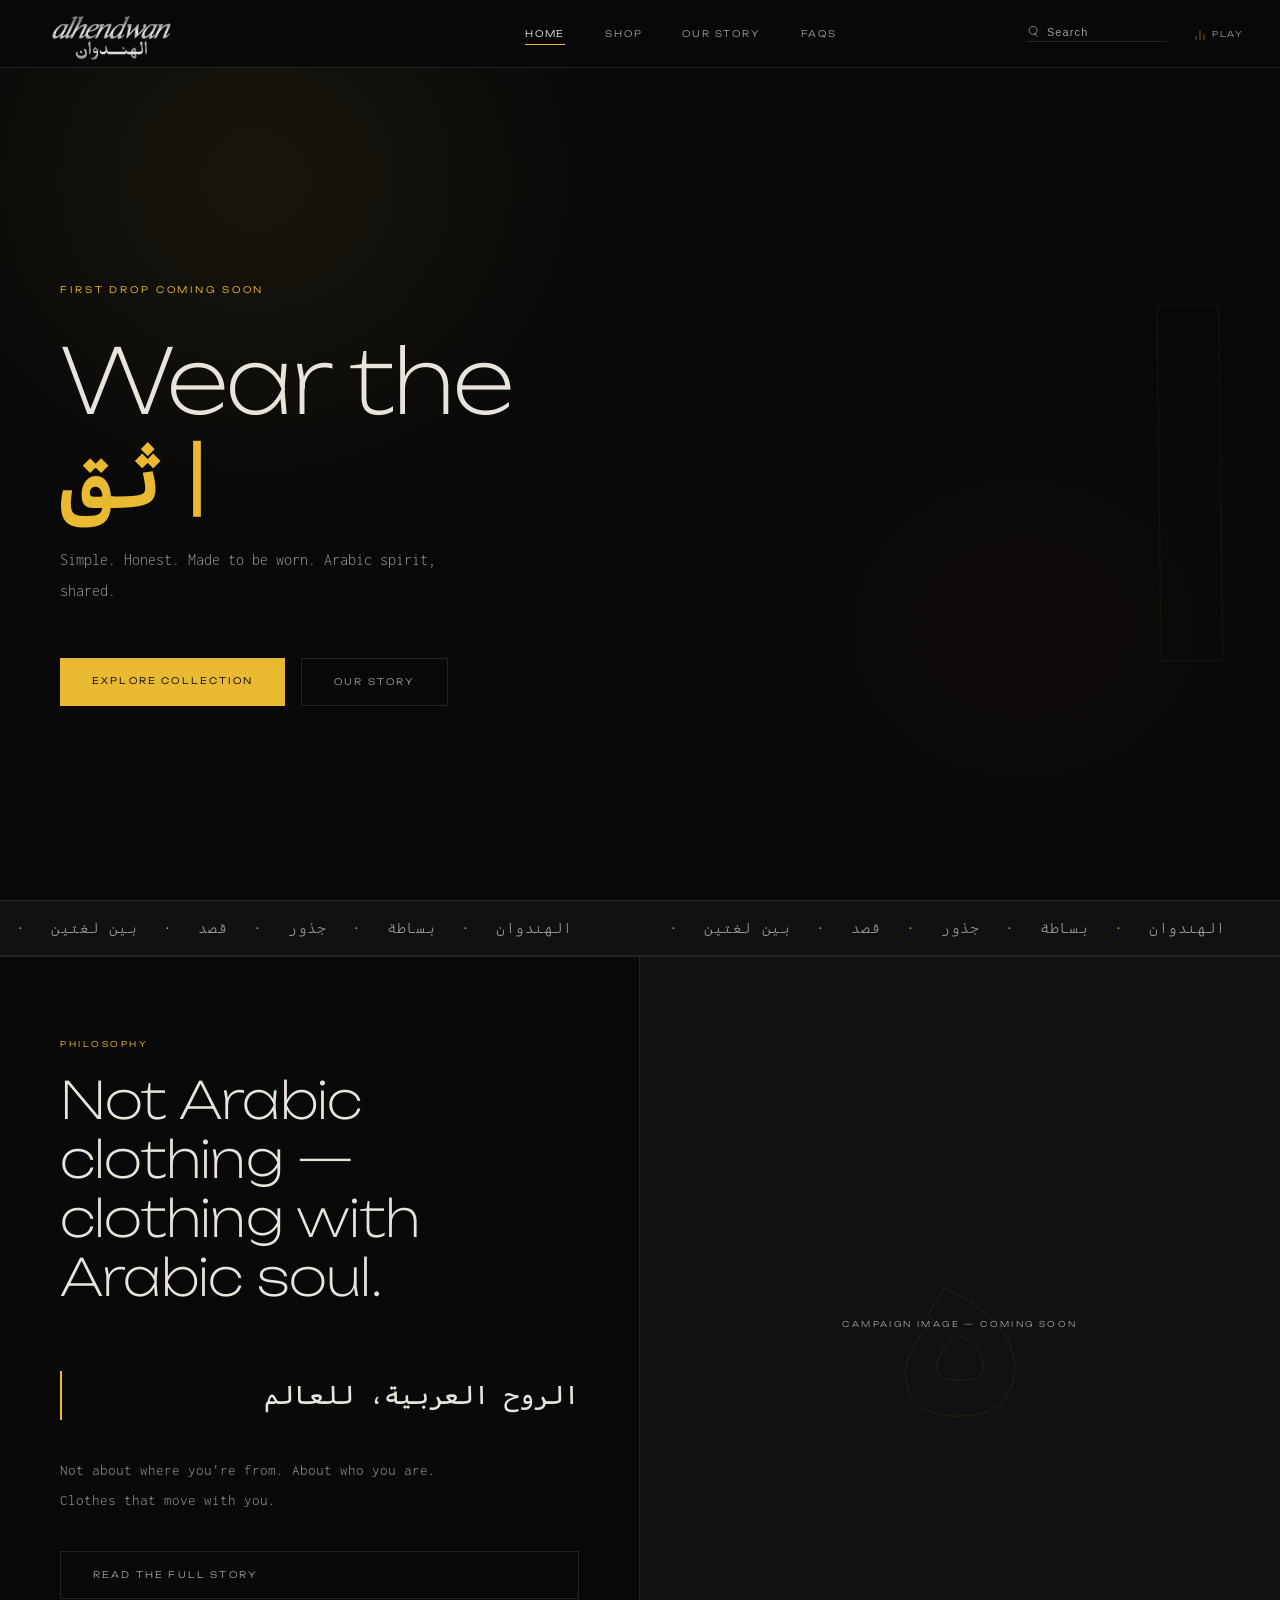
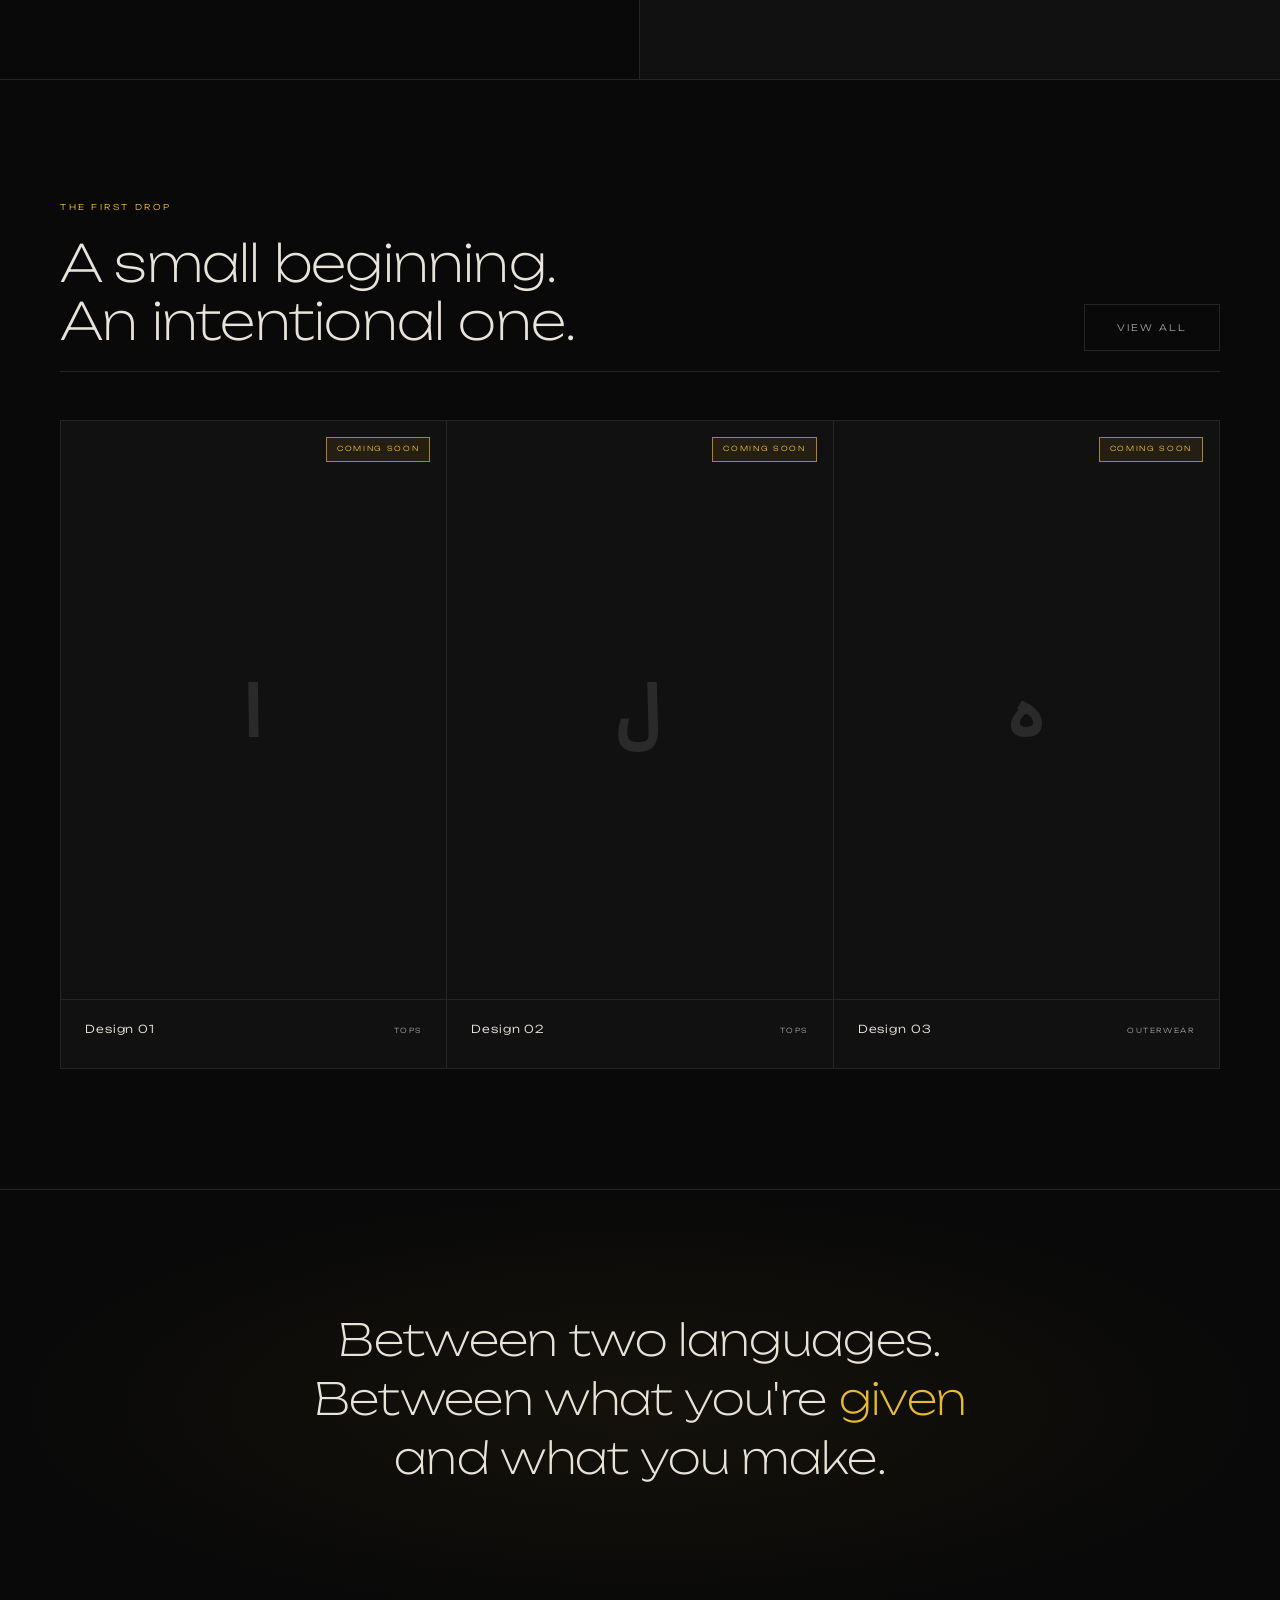
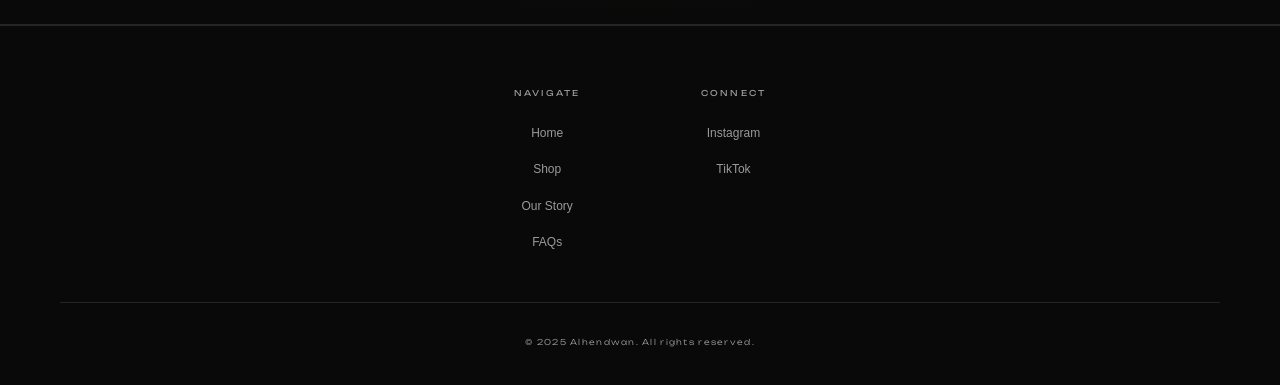
<file: index.html>
<!DOCTYPE html>
<html lang="en">
<head>
  <meta charset="UTF-8"/>
  <meta name="viewport" content="width=device-width, initial-scale=1.0"/>
  <title>Alhendwan — Modern. Arabic. Intentional.</title>
  <meta name="description" content="Alhendwan — minimalist clothing rooted in Arabic culture."/>
  <link rel="icon" type="Images/png" href="Images/Favicon.png">
  <link rel="stylesheet" href="style.css"/>
</head>
<body>

<audio id="bg-music" loop preload="none">
  <source src="Audio/ambient.mp3" type="audio/mpeg"/>
</audio>

<!-- ========== NAV ========== -->
<nav class="nav">
  <a href="index.html" class="nav__logo">
    <img src="Images/Logo.png" alt="Alhendwan"/>
  </a>
  <div class="nav__links">
    <a href="index.html">Home</a>
    <a href="shop.html">Shop</a>
    <a href="story.html">Our Story</a>
    <a href="faqs.html">FAQs</a>
  </div>
  <div class="nav__right">
    <div class="nav__search">
      <svg xmlns="http://www.w3.org/2000/svg" fill="none" viewBox="0 0 24 24" stroke="currentColor">
        <path stroke-linecap="round" stroke-linejoin="round" stroke-width="1.5" d="M21 21l-4.35-4.35m0 0A7.5 7.5 0 1 0 6.5 6.5a7.5 7.5 0 0 0 10.15 10.15z"/>
      </svg>
      <input id="nav-search-input" type="text" placeholder="Search" aria-label="Search"/>
    </div>
    <button class="nav__music" id="music-toggle" aria-label="Toggle music">
      <div class="music-bars paused" id="music-bars">
        <span></span><span></span><span></span>
      </div>
      <span id="music-label">Play</span>
    </button>
  </div>
  <button class="nav__hamburger" aria-label="Menu">
    <span></span><span></span><span></span>
  </button>
</nav>
<div class="nav__mobile">
  <a href="index.html">Home</a>
  <a href="shop.html">Shop</a>
  <a href="story.html">Our Story</a>
  <a href="faqs.html">FAQs</a>
</div>

<!-- ========== HERO ========== -->
<section class="hero">
  <div class="hero__inner">
    <div class="hero__bg-letter">ا</div>
    <p class="hero__kicker">First Drop Coming Soon</p>
    <h1 class="hero__headline">
      Wear the<br>
      <strong class="culture-typewriter">
        <span class="typewriter-text" id="typewriter-text">ثقافة</span>
        <span class="typewriter-cursor">|</span>
      </strong>
    </h1>
    <p class="hero__desc">
      Simple. Honest. Made to be worn. Arabic spirit, shared.</p>
    <div class="hero__actions">
      <a href="shop.html" class="btn btn--fill">Explore Collection</a>
      <a href="story.html" class="btn btn--outline">Our Story</a>
    </div>
  </div>
</section>

<!-- ========== ARABIC TICKER ========== -->
<div class="ticker-wrap">
  <div class="ticker">
    <span>الهندوان <em>·</em> بساطة <em>·</em> جذور <em>·</em> قصد <em>·</em> بين لغتين <em>·</em></span>
    <span>الهندوان <em>·</em> بساطة <em>·</em> جذور <em>·</em> قصد <em>·</em> بين لغتين <em>·</em></span>
  </div>
</div>

<!-- ========== MANIFESTO ========== -->
<div class="manifesto">
  <div class="manifesto__left reveal">
    <span class="label">Philosophy</span>
    <h2 class="heading" style="margin-bottom:28px;">
      Not Arabic<br>clothing —<br>clothing with<br>Arabic soul.
    </h2>
    <blockquote class="manifesto__pull">
     الروح العربية، للعالم
    </blockquote>
    <p class="body-text" style="max-width:400px; margin-bottom:36px;">
      Not about where you're from. About who you are. Clothes that move with you.
    </p>
    <a href="story.html" class="btn btn--outline">Read the full story</a>
  </div>
  <div class="manifesto__right reveal" data-delay="100">
    <div class="manifesto__bg-char">ه</div>
    <div class="manifesto__placeholder">
      <p>Campaign image — coming soon</p>
    </div>
  </div>
</div>

<!-- ========== COLLECTION ========== -->
<section class="section">
  <div class="collection">
    <div class="collection__head reveal">
      <div>
        <span class="label">The First Drop</span>
        <h2 class="heading">A small beginning.<br>An intentional one.</h2>
      </div>
      <a href="shop.html" class="btn btn--outline">View All</a>
    </div>
    <div class="collection__grid">

      <div class="card reveal" data-category="tops">
        <div class="card__visual">
          <span class="card__glyph">ا</span>
          <div class="card__soon">Coming Soon</div>
        </div>
        <div class="card__info">
          <span class="card__name">Design 01</span>
          <span class="card__cat">Tops</span>
        </div>
      </div>

      <div class="card reveal" data-delay="80" data-category="tops">
        <div class="card__visual">
          <span class="card__glyph">ل</span>
          <div class="card__soon">Coming Soon</div>
        </div>
        <div class="card__info">
          <span class="card__name">Design 02</span>
          <span class="card__cat">Tops</span>
        </div>
      </div>

      <div class="card reveal" data-delay="160" data-category="outerwear">
        <div class="card__visual">
          <span class="card__glyph">ه</span>
          <div class="card__soon">Coming Soon</div>
        </div>
        <div class="card__info">
          <span class="card__name">Design 03</span>
          <span class="card__cat">Outerwear</span>
        </div>
      </div>

    </div>
  </div>
</section>

<!-- ========== DARK STATEMENT ========== -->
<div class="statement">
  <p class="statement__text">
    Between two languages. Between what you're <em>given</em> and what you make.
  </p>
</div>

<!-- ========== FOOTER ========== -->
<footer class="footer">
  <div class="footer__grid">
    <div class="footer__col">
      <p class="footer__col-title">Navigate</p>
      <ul>
        <li><a href="index.html">Home</a></li>
        <li><a href="shop.html">Shop</a></li>
        <li><a href="story.html">Our Story</a></li>
        <li><a href="faqs.html">FAQs</a></li>
      </ul>
    </div>
    <div class="footer__col">
      <p class="footer__col-title">Connect</p>
      <ul>
        <li><a href="https://www.instagram.com/alhendwan.co?utm_source=qr" target="_blank">Instagram</a></li>
        <li><a href="https://www.tiktok.com/@alhendwan.co?_r=1" target="_blank">TikTok</a></li>
      </ul>
    </div>
  </div>
  <div class="footer__bottom">
    <span>© 2025 Alhendwan. All rights reserved.</span>
  </div>
</footer>

<script src="nav.js"></script>
</body>
</html>
</file>
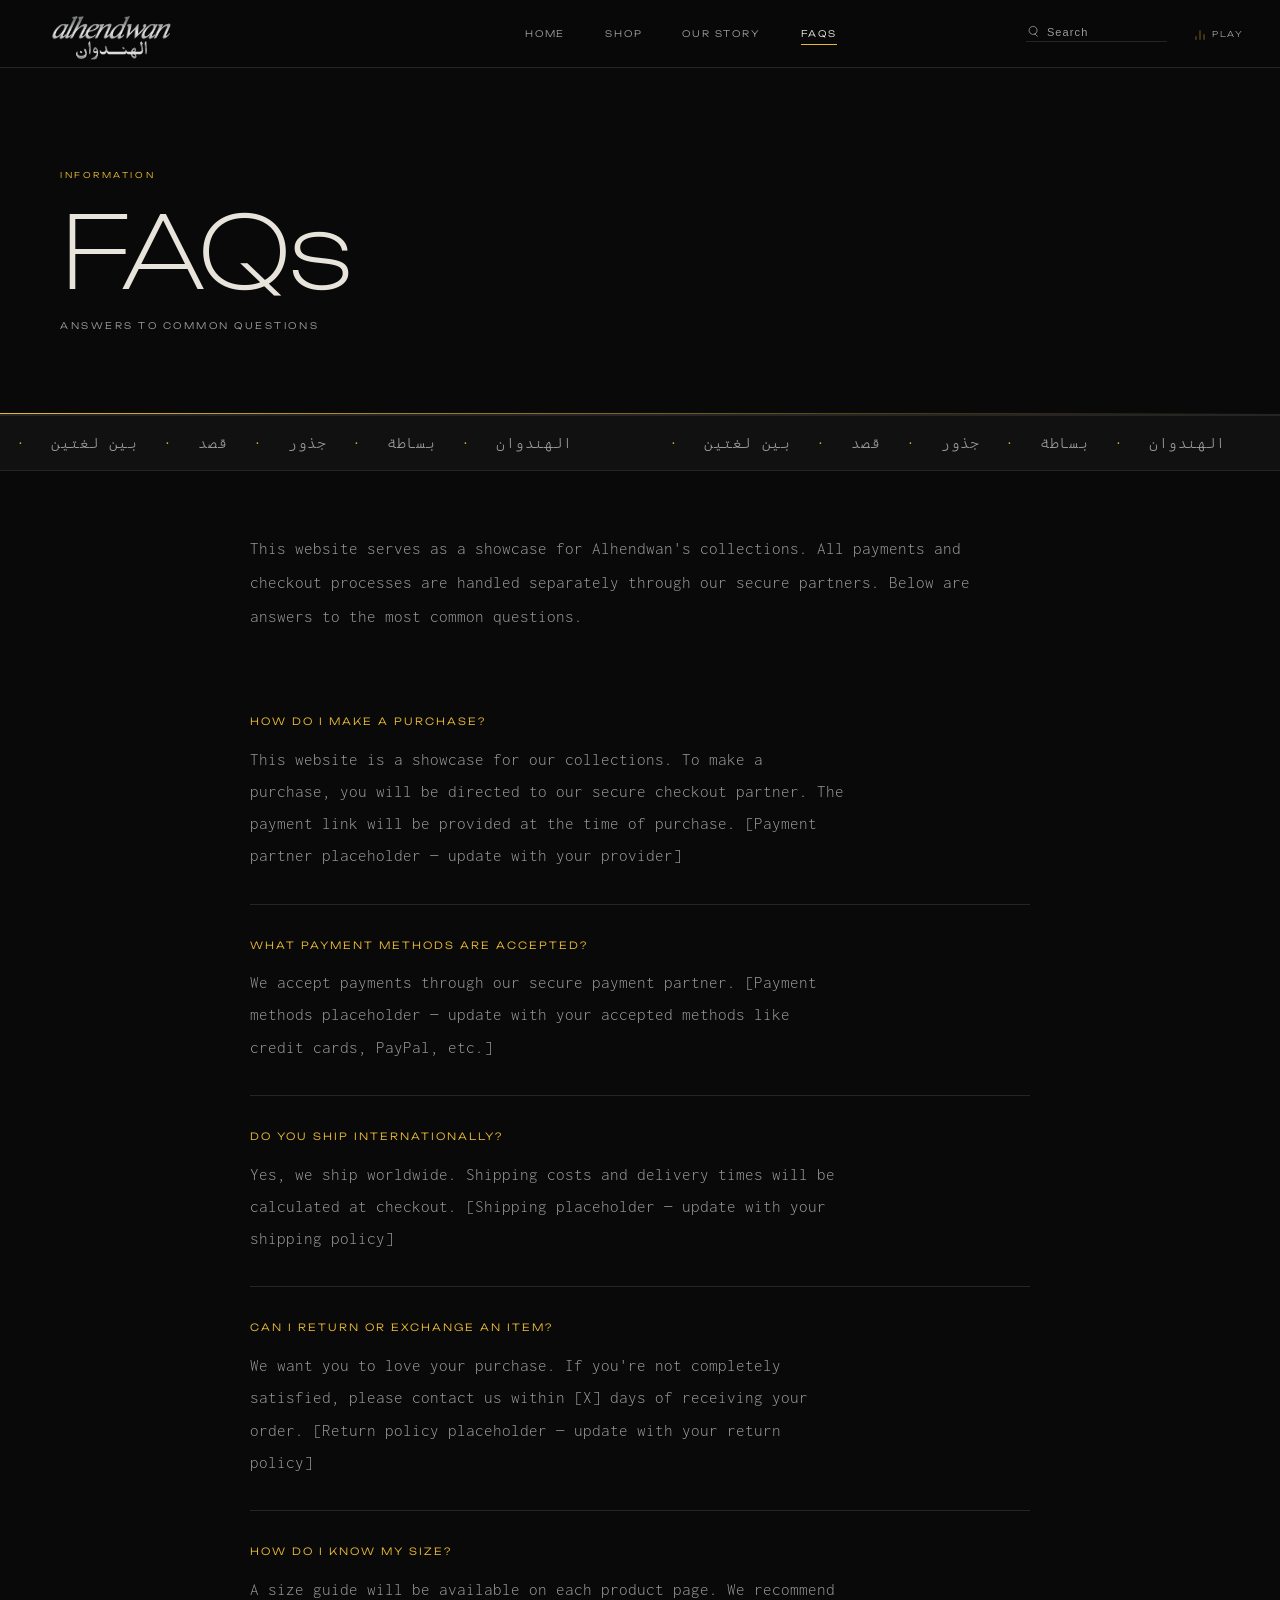
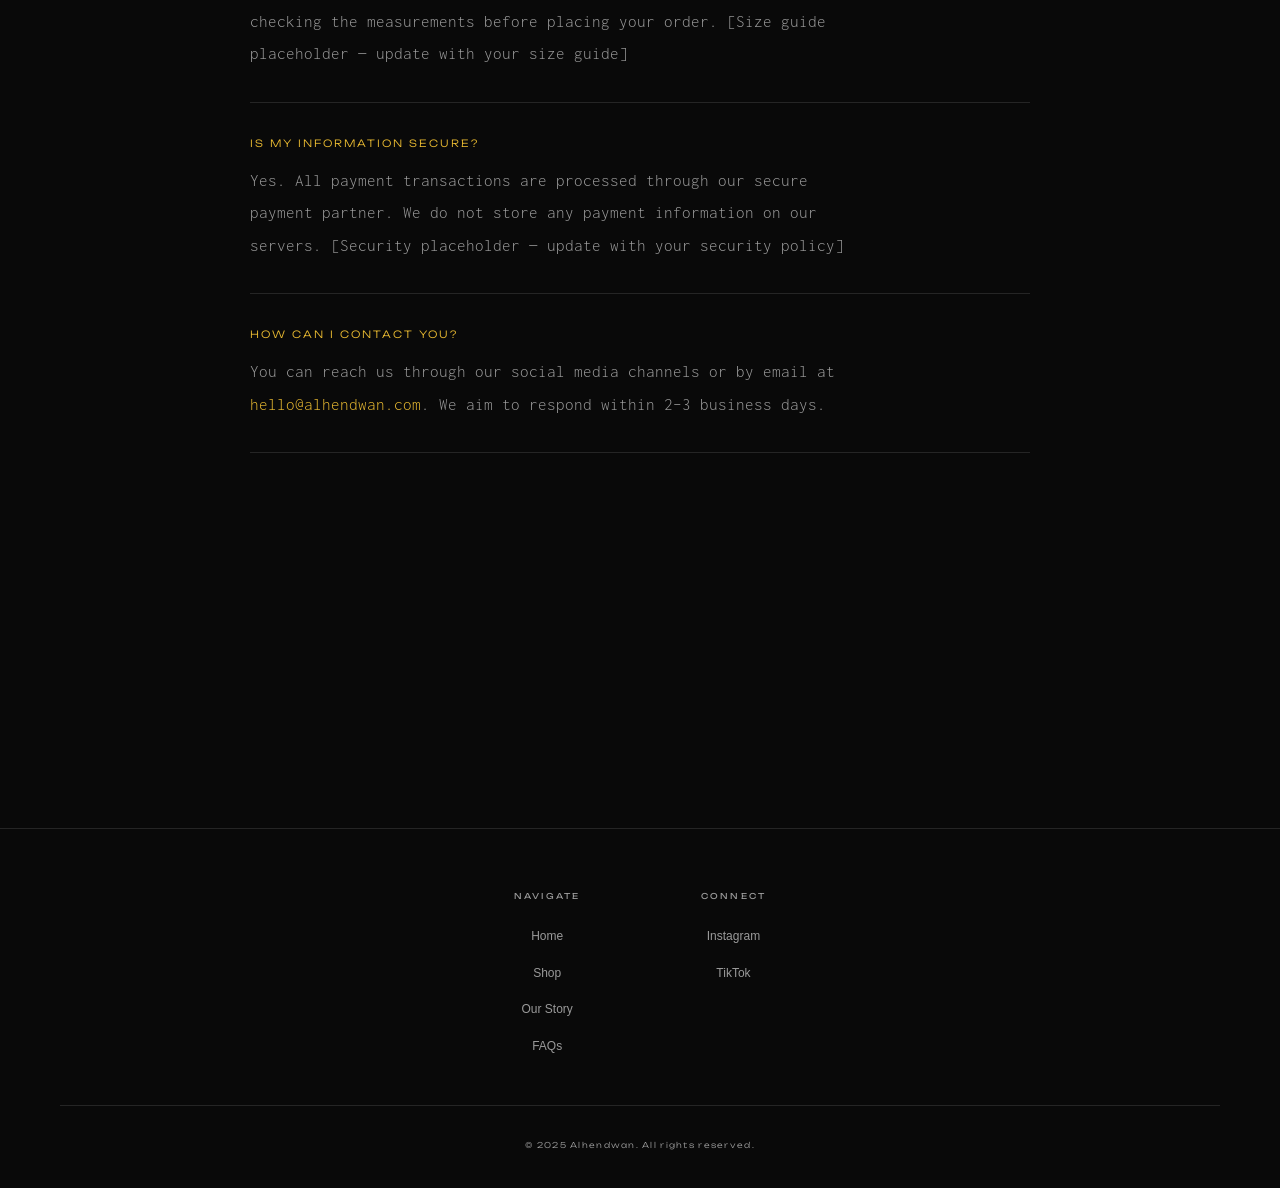
<file: faqs.html>
<!DOCTYPE html>
<html lang="en">
<head>
  <meta charset="UTF-8"/>
  <meta name="viewport" content="width=device-width, initial-scale=1.0"/>
  <title>FAQs — Alhendwan</title>
  <meta name="description" content="Frequently asked questions about Alhendwan — showcase, payments, and more."/>
  <link rel="icon" type="Images/png" href="Images/Favicon.png">
  <link rel="stylesheet" href="style.css"/>
</head>
<body>

<audio id="bg-music" loop preload="none">
  <source src="Audio/ambient.mp3" type="audio/mpeg"/>
</audio>

<nav class="nav">
  <a href="index.html" class="nav__logo"><img src="Images/Logo.png" alt="Alhendwan"/></a>
  <div class="nav__links">
    <a href="index.html">Home</a>
    <a href="shop.html">Shop</a>
    <a href="story.html">Our Story</a>
    <a href="faqs.html">FAQs</a>
  </div>
  <div class="nav__right">
    <div class="nav__search">
      <svg xmlns="http://www.w3.org/2000/svg" fill="none" viewBox="0 0 24 24" stroke="currentColor">
        <path stroke-linecap="round" stroke-linejoin="round" stroke-width="1.5" d="M21 21l-4.35-4.35m0 0A7.5 7.5 0 1 0 6.5 6.5a7.5 7.5 0 0 0 10.15 10.15z"/>
      </svg>
      <input id="nav-search-input" type="text" placeholder="Search" aria-label="Search"/>
    </div>
    <button class="nav__music" id="music-toggle" aria-label="Toggle music">
      <div class="music-bars paused" id="music-bars"><span></span><span></span><span></span></div>
      <span id="music-label">Play</span>
    </button>
  </div>
  <button class="nav__hamburger" aria-label="Menu"><span></span><span></span><span></span></button>
</nav>
<div class="nav__mobile">
  <a href="index.html">Home</a>
  <a href="shop.html">Shop</a>
  <a href="story.html">Our Story</a>
  <a href="faqs.html">FAQs</a>
</div>

<!-- PAGE HERO -->
<header class="page-hero">
  <span class="label">Information</span>
  <h1 class="page-hero__title">FAQs</h1>
  <p class="page-hero__sub">Answers to common questions</p>
</header>

<!-- TICKER -->
<div class="ticker-wrap">
  <div class="ticker">
    <span>الهندوان <em>·</em> بساطة <em>·</em> جذور <em>·</em> قصد <em>·</em> بين لغتين <em>·</em></span>
    <span>الهندوان <em>·</em> بساطة <em>·</em> جذور <em>·</em> قصد <em>·</em> بين لغتين <em>·</em></span>
  </div>
</div>

<!-- FAQ CONTENT -->
<main class="faq-wrap">
  
  <p class="faq-intro">
    This website serves as a showcase for Alhendwan's collections. All payments and checkout processes are handled separately through our secure partners. Below are answers to the most common questions.
  </p>

  <!-- FAQ 1 -->
  <div class="faq-item reveal">
    <h3 class="faq-item__question">How do I make a purchase?</h3>
    <p class="faq-item__answer">
      This website is a showcase for our collections. To make a purchase, you will be directed to our secure checkout partner. The payment link will be provided at the time of purchase. [Payment partner placeholder — update with your provider]
    </p>
  </div>

  <!-- FAQ 2 -->
  <div class="faq-item reveal" data-delay="60">
    <h3 class="faq-item__question">What payment methods are accepted?</h3>
    <p class="faq-item__answer">
      We accept payments through our secure payment partner. [Payment methods placeholder — update with your accepted methods like credit cards, PayPal, etc.]
    </p>
  </div>

  <!-- FAQ 3 -->
  <div class="faq-item reveal" data-delay="120">
    <h3 class="faq-item__question">Do you ship internationally?</h3>
    <p class="faq-item__answer">
      Yes, we ship worldwide. Shipping costs and delivery times will be calculated at checkout. [Shipping placeholder — update with your shipping policy]
    </p>
  </div>

  <!-- FAQ 4 -->
  <div class="faq-item reveal" data-delay="180">
    <h3 class="faq-item__question">Can I return or exchange an item?</h3>
    <p class="faq-item__answer">
      We want you to love your purchase. If you're not completely satisfied, please contact us within [X] days of receiving your order. [Return policy placeholder — update with your return policy]
    </p>
  </div>

  <!-- FAQ 5 -->
  <div class="faq-item reveal" data-delay="240">
    <h3 class="faq-item__question">How do I know my size?</h3>
    <p class="faq-item__answer">
      A size guide will be available on each product page. We recommend checking the measurements before placing your order. [Size guide placeholder — update with your size guide]
    </p>
  </div>

  <!-- FAQ 6 -->
  <div class="faq-item reveal" data-delay="300">
    <h3 class="faq-item__question">Is my information secure?</h3>
    <p class="faq-item__answer">
      Yes. All payment transactions are processed through our secure payment partner. We do not store any payment information on our servers. [Security placeholder — update with your security policy]
    </p>
  </div>

  <!-- FAQ 7 -->
  <div class="faq-item reveal" data-delay="360">
    <h3 class="faq-item__question">How can I contact you?</h3>
    <p class="faq-item__answer">
      You can reach us through our social media channels or by email at <a href="#" style="color:var(--yellow); transition:color 0.3s;" onmouseover="this.style.color='var(--text)'" onmouseout="this.style.color='var(--yellow)'">hello@alhendwan.com</a>. We aim to respond within 2–3 business days.
    </p>
  </div>

  <!-- FAQ 8 - Background Music Note -->
  <div class="faq-item reveal" data-delay="420">
    <h3 class="faq-item__question">What is the background music?</h3>
    <p class="faq-item__answer">
      The ambient music you hear is a small touch to create a calm atmosphere while you browse. It autoplays once when you enter the site and can be played or paused at any time using the music button located at the top right of the page (next to the search bar) on desktop, or within the menu on mobile devices.
    </p>
  </div>

</main>

<footer class="footer">
  <div class="footer__grid">
    <div class="footer__col">
      <p class="footer__col-title">Navigate</p>
      <ul>
        <li><a href="index.html">Home</a></li>
        <li><a href="shop.html">Shop</a></li>
        <li><a href="story.html">Our Story</a></li>
        <li><a href="faqs.html">FAQs</a></li>
      </ul>
    </div>
    <div class="footer__col">
      <p class="footer__col-title">Connect</p>
      <ul>
        <li><a href="https://www.instagram.com/alhendwan.co?utm_source=qr" target="_blank">Instagram</a></li>
        <li><a href="https://www.tiktok.com/@alhendwan.co?_r=1" target="_blank">TikTok</a></li>
      </ul>
    </div>
  </div>
  <div class="footer__bottom">
    <span>© 2025 Alhendwan. All rights reserved.</span>
  </div>
</footer>

<script src="nav.js"></script>
</body>
</html>
</file>
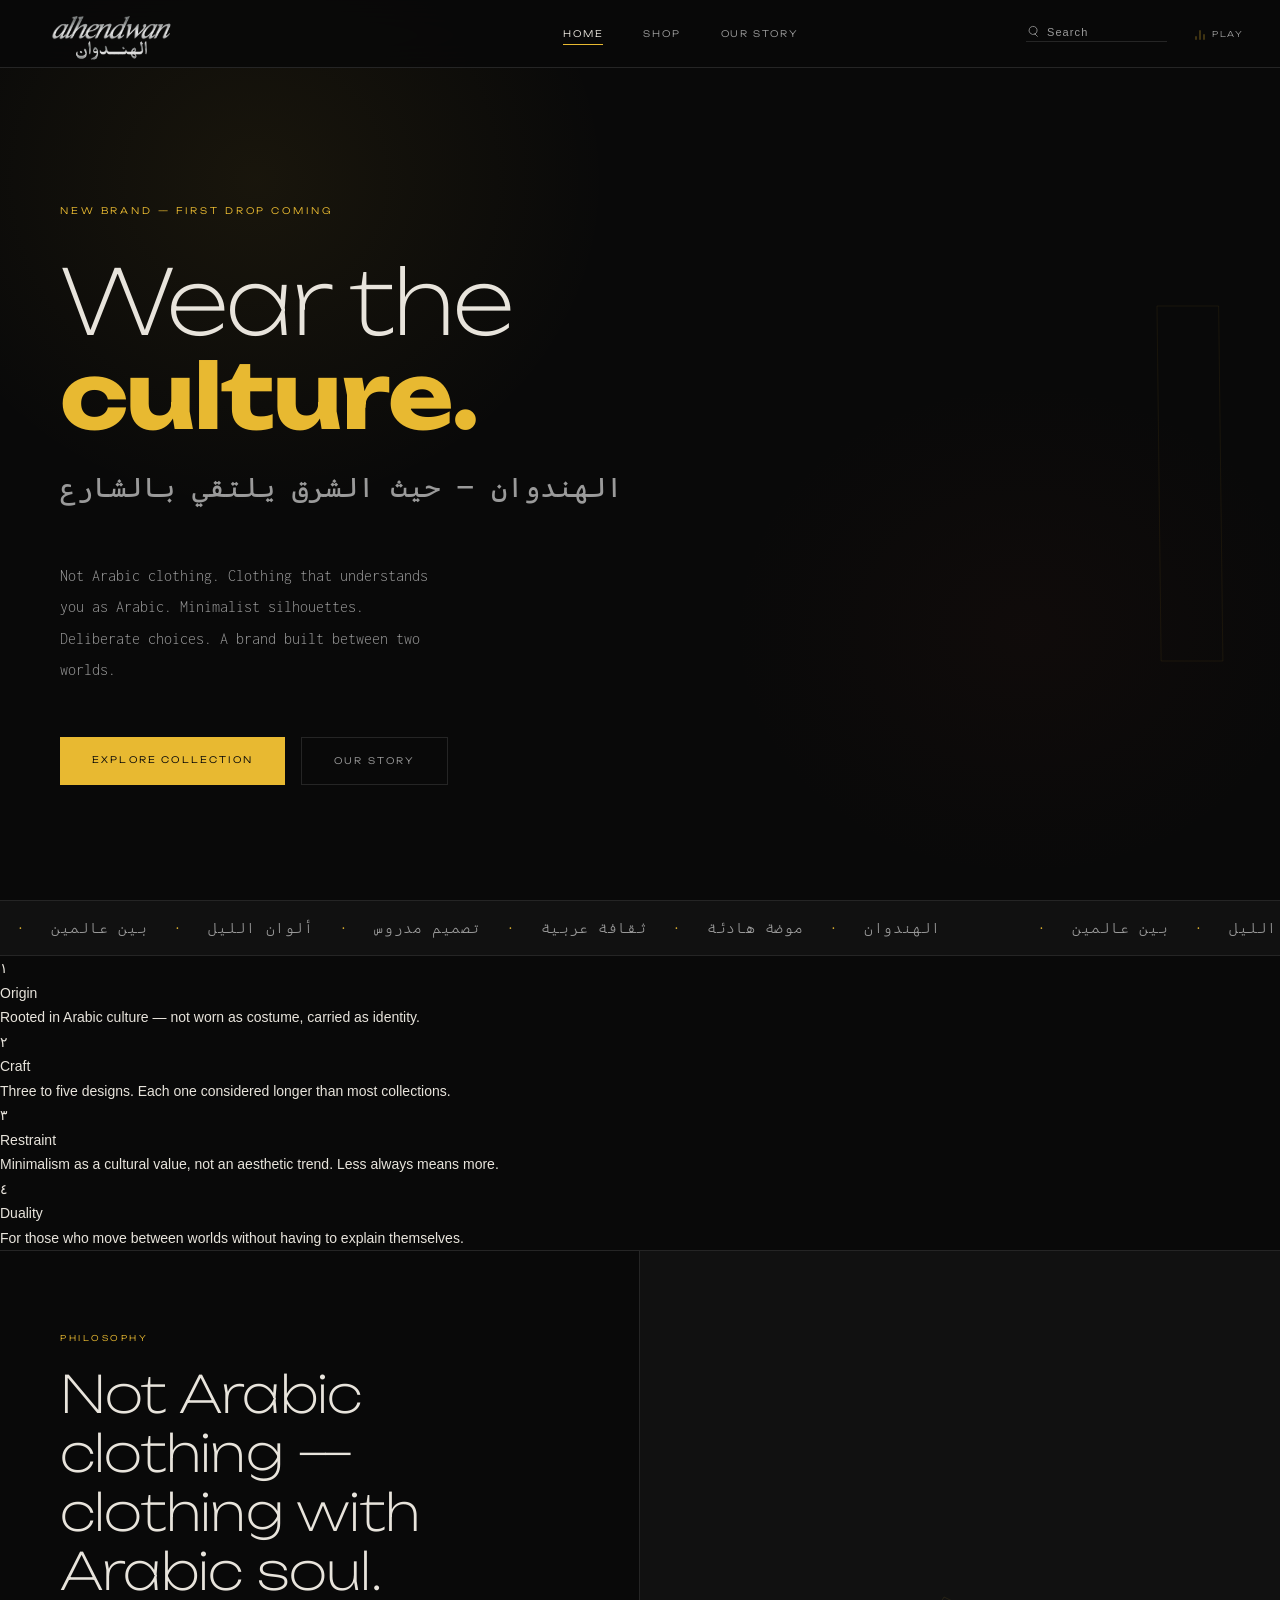
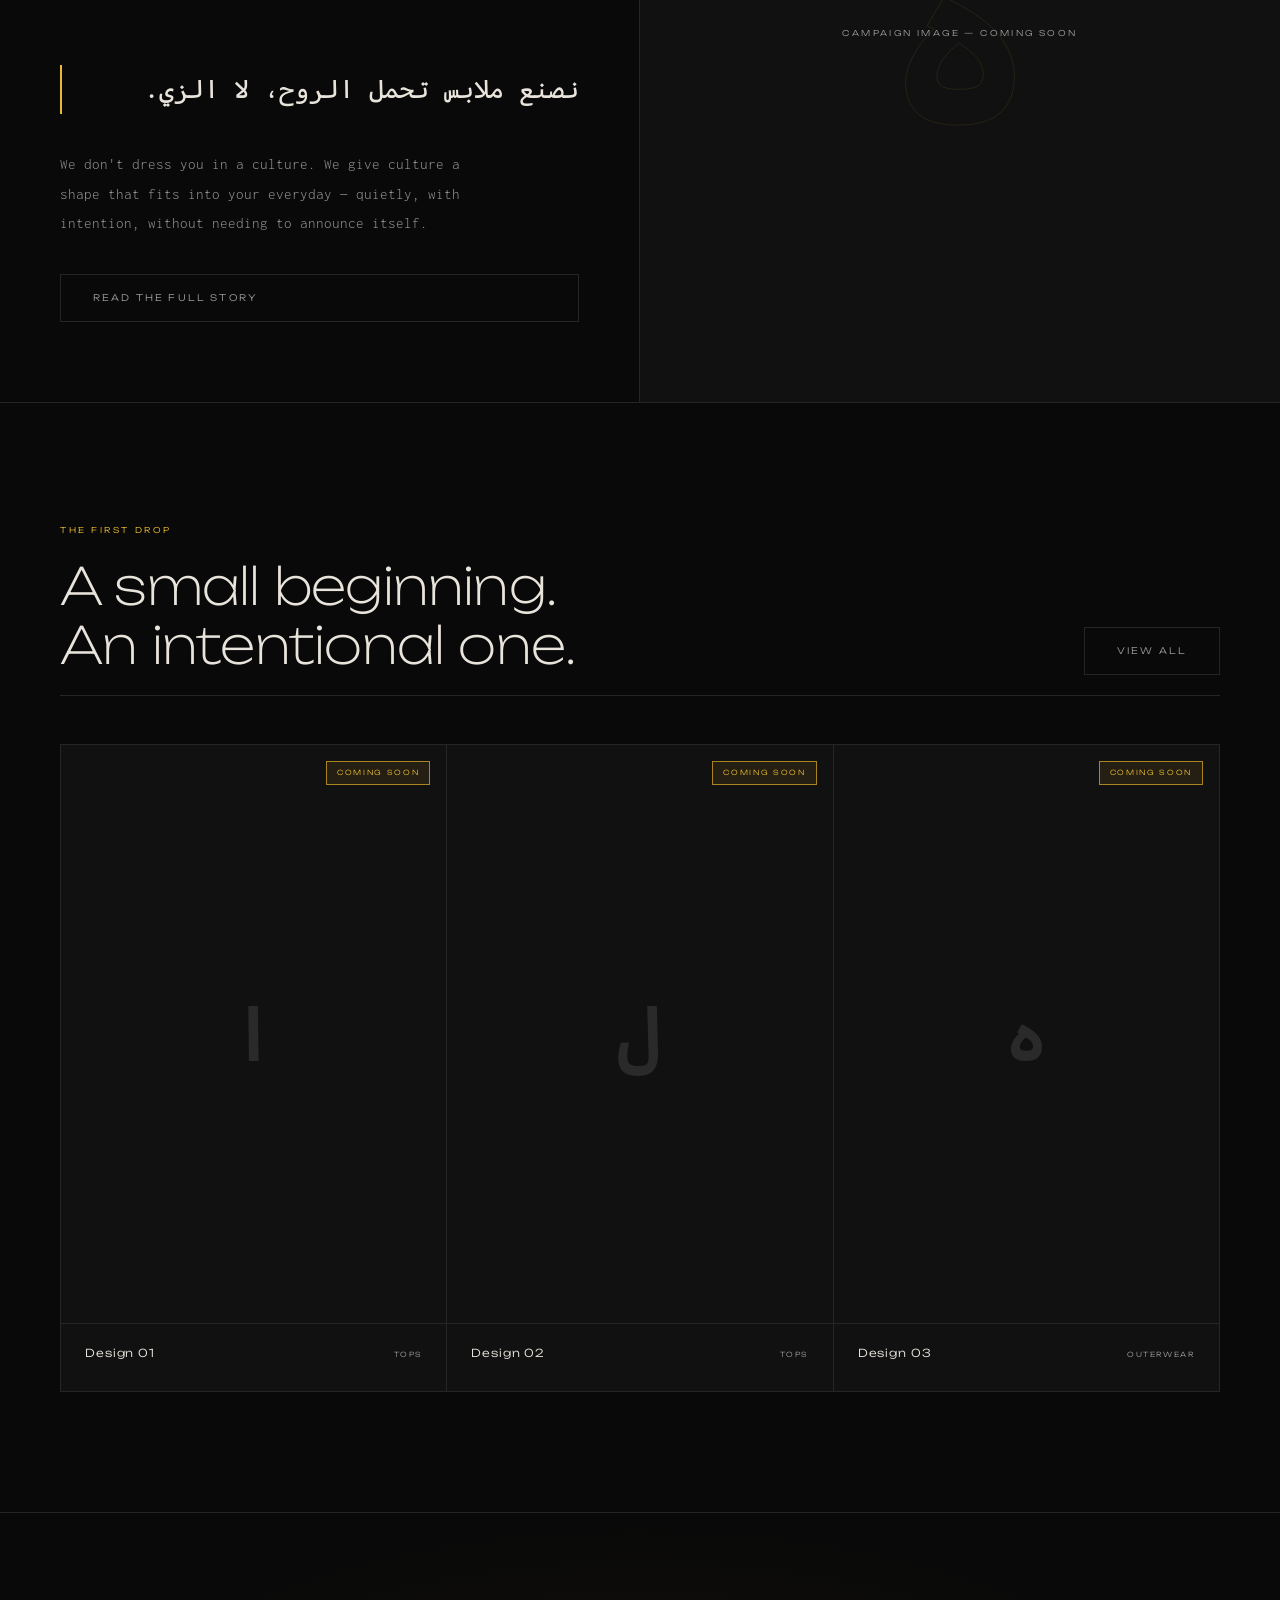
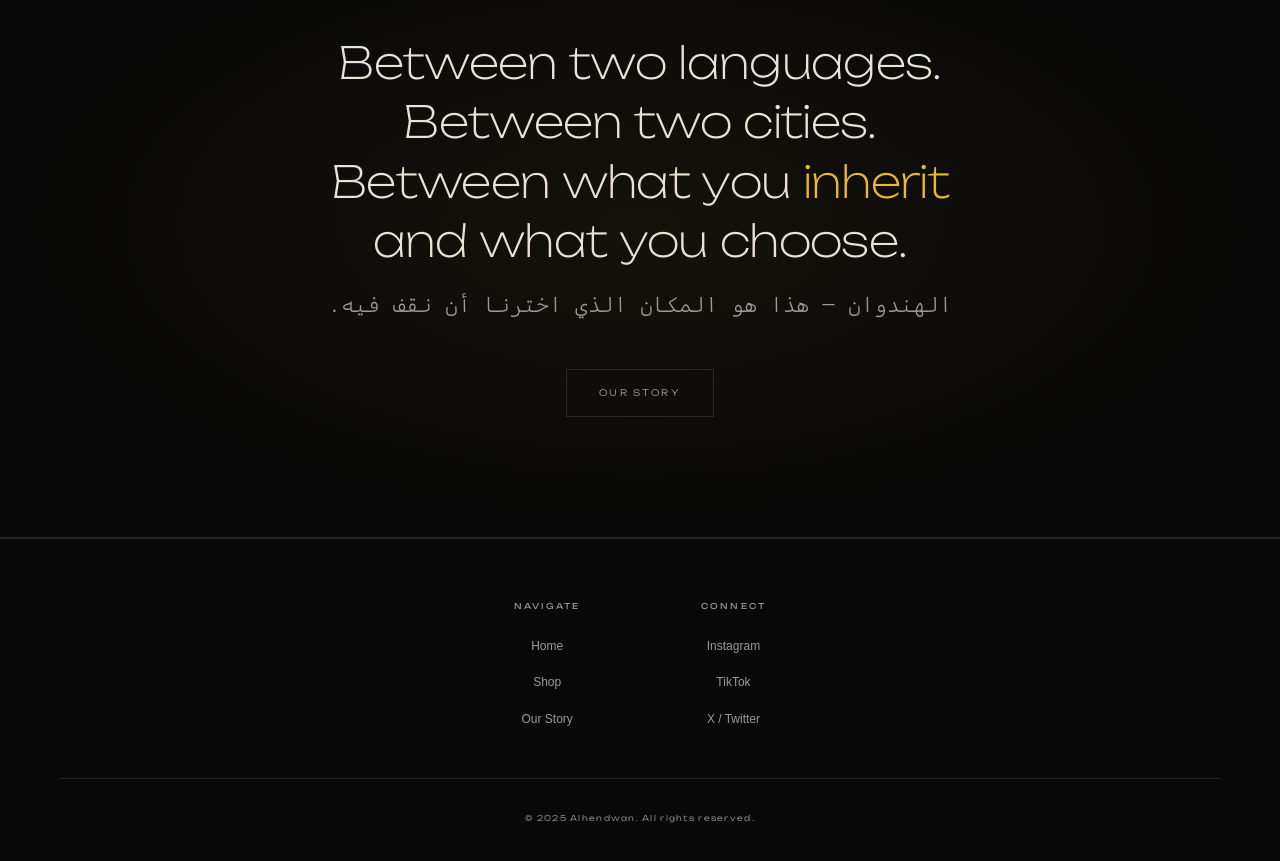
<file: landing.html>
<!DOCTYPE html>
<html lang="en">
<head>
  <meta charset="UTF-8"/>
  <meta name="viewport" content="width=device-width, initial-scale=1.0"/>
  <title>Alhendwan — Where East Meets Street</title>
  <meta name="description" content="Alhendwan — minimalist clothing rooted in Arabic culture."/>
  <link rel="stylesheet" href="style.css"/>
</head>
<body>

<audio id="bg-music" loop preload="none">
  <source src="audio/ambient.mp3" type="audio/mpeg"/>
</audio>

<!-- ========== NAV ========== -->
<nav class="nav">
  <a href="landing.html" class="nav__logo">
    <img src="Logo.png" alt="Alhendwan"/>
  </a>
  <div class="nav__links">
    <a href="landing.html">Home</a>
    <a href="shop.html">Shop</a>
    <a href="story.html">Our Story</a>
  </div>
  <div class="nav__right">
    <div class="nav__search">
      <svg xmlns="http://www.w3.org/2000/svg" fill="none" viewBox="0 0 24 24" stroke="currentColor">
        <path stroke-linecap="round" stroke-linejoin="round" stroke-width="1.5" d="M21 21l-4.35-4.35m0 0A7.5 7.5 0 1 0 6.5 6.5a7.5 7.5 0 0 0 10.15 10.15z"/>
      </svg>
      <input id="nav-search-input" type="text" placeholder="Search" aria-label="Search"/>
    </div>
    <button class="nav__music" id="music-toggle" aria-label="Toggle music">
      <div class="music-bars paused" id="music-bars">
        <span></span><span></span><span></span>
      </div>
      <span id="music-label">Play</span>
    </button>
  </div>
  <button class="nav__hamburger" aria-label="Menu">
    <span></span><span></span><span></span>
  </button>
</nav>
<div class="nav__mobile">
  <a href="landing.html">Home</a>
  <a href="shop.html">Shop</a>
  <a href="story.html">Our Story</a>
</div>

<!-- ========== HERO ========== -->
<section class="hero">
  <div class="hero__inner">
    <div class="hero__bg-letter">ا</div>
    <p class="hero__kicker">New Brand — First Drop Coming</p>
    <h1 class="hero__headline">
      Wear the<br>
      <strong>culture.</strong>
    </h1>
    <p class="hero__arabic-sub">الهندوان — حيث الشرق يلتقي بالشارع</p>
    <p class="hero__desc">
      Not Arabic clothing. Clothing that understands you as Arabic. Minimalist silhouettes. Deliberate choices. A brand built between two worlds.
    </p>
    <div class="hero__actions">
      <a href="shop.html" class="btn btn--fill">Explore Collection</a>
      <a href="story.html" class="btn btn--outline">Our Story</a>
    </div>
  </div>
</section>

<!-- ========== ARABIC TICKER ========== -->
<div class="ticker-wrap">
  <div class="ticker">
    <span>الهندوان <em>·</em> موضة هادئة <em>·</em> ثقافة عربية <em>·</em> تصميم مدروس <em>·</em> ألوان الليل <em>·</em> بين عالمين <em>·</em></span>
    <span>الهندوان <em>·</em> موضة هادئة <em>·</em> ثقافة عربية <em>·</em> تصميم مدروس <em>·</em> ألوان الليل <em>·</em> بين عالمين <em>·</em></span>
  </div>
</div>

<!-- ========== PILLARS ========== -->
<div class="pillars reveal">
  <div class="pillar">
    <span class="pillar__num">١</span>
    <div class="pillar__title">Origin</div>
    <p class="pillar__body">Rooted in Arabic culture — not worn as costume, carried as identity.</p>
  </div>
  <div class="pillar">
    <span class="pillar__num">٢</span>
    <div class="pillar__title">Craft</div>
    <p class="pillar__body">Three to five designs. Each one considered longer than most collections.</p>
  </div>
  <div class="pillar">
    <span class="pillar__num">٣</span>
    <div class="pillar__title">Restraint</div>
    <p class="pillar__body">Minimalism as a cultural value, not an aesthetic trend. Less always means more.</p>
  </div>
  <div class="pillar">
    <span class="pillar__num">٤</span>
    <div class="pillar__title">Duality</div>
    <p class="pillar__body">For those who move between worlds without having to explain themselves.</p>
  </div>
</div>

<!-- ========== MANIFESTO ========== -->
<div class="manifesto">
  <div class="manifesto__left reveal">
    <span class="label">Philosophy</span>
    <h2 class="heading" style="margin-bottom:28px;">
      Not Arabic<br>clothing —<br>clothing with<br>Arabic soul.
    </h2>
    <blockquote class="manifesto__pull">
      نصنع ملابس تحمل الروح، لا الزي.
    </blockquote>
    <p class="body-text" style="max-width:400px; margin-bottom:36px;">
      We don't dress you in a culture. We give culture a shape that fits into your everyday — quietly, with intention, without needing to announce itself.
    </p>
    <a href="story.html" class="btn btn--outline">Read the full story</a>
  </div>
  <div class="manifesto__right reveal" data-delay="100">
    <div class="manifesto__bg-char">ه</div>
    <div class="manifesto__placeholder">
      <p>Campaign image — coming soon</p>
    </div>
  </div>
</div>

<!-- ========== COLLECTION ========== -->
<section class="section">
  <div class="collection">
    <div class="collection__head reveal">
      <div>
        <span class="label">The First Drop</span>
        <h2 class="heading">A small beginning.<br>An intentional one.</h2>
      </div>
      <a href="shop.html" class="btn btn--outline">View All</a>
    </div>
    <div class="collection__grid">

      <div class="card reveal" data-category="tops">
        <div class="card__visual">
          <span class="card__glyph">ا</span>
          <div class="card__soon">Coming Soon</div>
        </div>
        <div class="card__info">
          <span class="card__name">Design 01</span>
          <span class="card__cat">Tops</span>
        </div>
      </div>

      <div class="card reveal" data-delay="80" data-category="tops">
        <div class="card__visual">
          <span class="card__glyph">ل</span>
          <div class="card__soon">Coming Soon</div>
        </div>
        <div class="card__info">
          <span class="card__name">Design 02</span>
          <span class="card__cat">Tops</span>
        </div>
      </div>

      <div class="card reveal" data-delay="160" data-category="outerwear">
        <div class="card__visual">
          <span class="card__glyph">ه</span>
          <div class="card__soon">Coming Soon</div>
        </div>
        <div class="card__info">
          <span class="card__name">Design 03</span>
          <span class="card__cat">Outerwear</span>
        </div>
      </div>

    </div>
  </div>
</section>

<!-- ========== DARK STATEMENT ========== -->
<div class="statement">
  <p class="statement__text">
    Between two languages. Between two cities. Between what you <em>inherit</em> and what you choose.
  </p>
  <p class="statement__arabic">الهندوان — هذا هو المكان الذي اخترنا أن نقف فيه.</p>
  <a href="story.html" class="btn btn--outline">Our Story</a>
</div>

<!-- ========== FOOTER ========== -->
<footer class="footer">
  <div class="footer__grid">
    <div class="footer__col">
      <p class="footer__col-title">Navigate</p>
      <ul>
        <li><a href="landing.html">Home</a></li>
        <li><a href="shop.html">Shop</a></li>
        <li><a href="story.html">Our Story</a></li>
      </ul>
    </div>
    <div class="footer__col">
      <p class="footer__col-title">Connect</p>
      <ul>
        <li><a href="#">Instagram</a></li>
        <li><a href="#">TikTok</a></li>
        <li><a href="#">X / Twitter</a></li>
      </ul>
    </div>
  </div>
  <div class="footer__bottom">
    <span>© 2025 Alhendwan. All rights reserved.</span>
  </div>
</footer>

<script src="nav.js"></script>
</body>
</html>
</file>
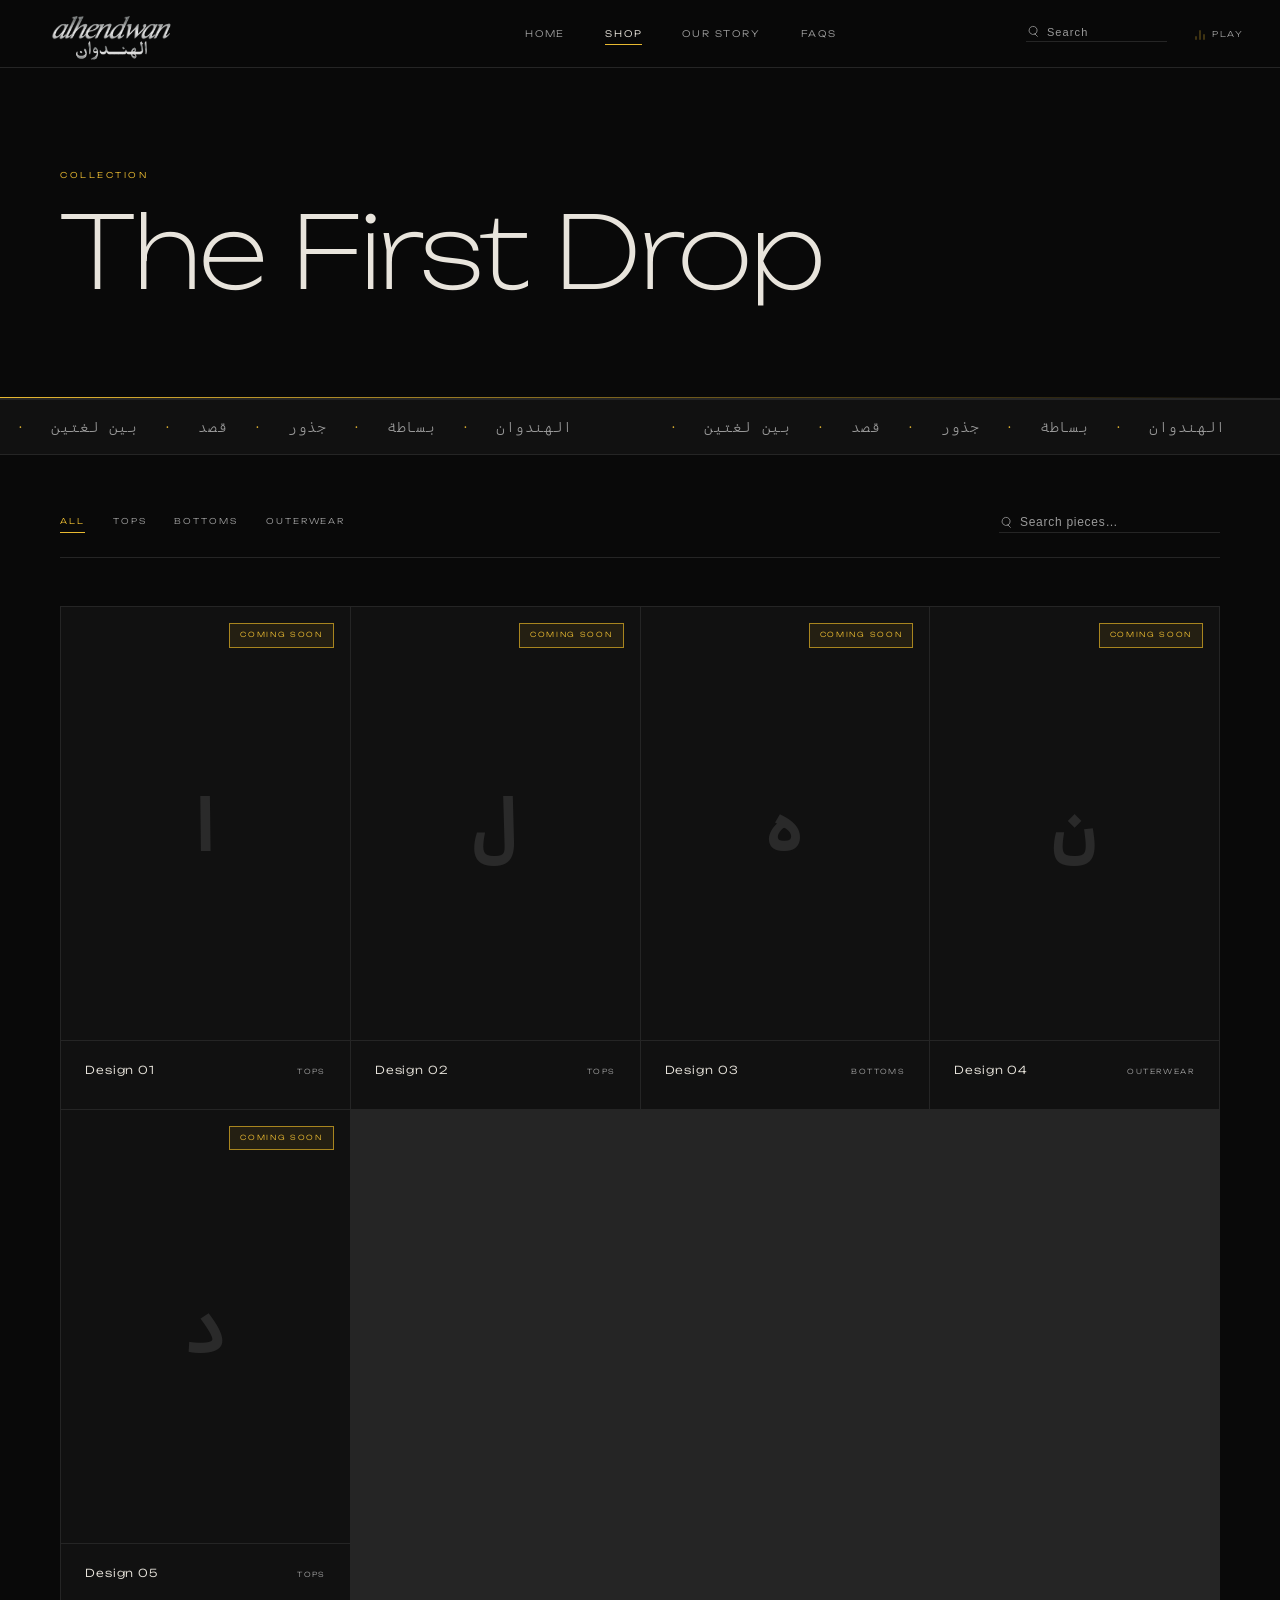
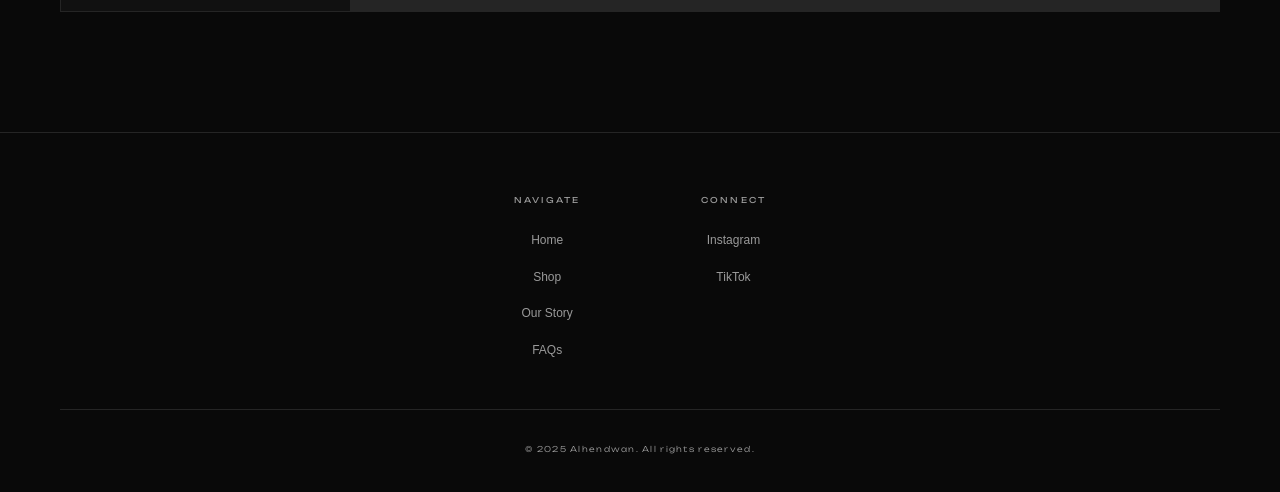
<file: shop.html>
<!DOCTYPE html>
<html lang="en">
<head>
  <meta charset="UTF-8"/>
  <meta name="viewport" content="width=device-width, initial-scale=1.0"/>
  <title>Shop — Alhendwan</title>
  <link rel="icon" type="Images/png" href="Images/Favicon.png">
  <link rel="stylesheet" href="style.css"/>
</head>
<body>

<audio id="bg-music" loop preload="none">
  <source src="Audio/ambient.mp3" type="audio/mpeg"/>
</audio>

<nav class="nav">
  <a href="index.html" class="nav__logo"><img src="Images/Logo.png" alt="Alhendwan"/></a>
  <div class="nav__links">
    <a href="index.html">Home</a>
    <a href="shop.html">Shop</a>
    <a href="story.html">Our Story</a>
    <a href="faqs.html">FAQs</a>
  </div>
  <div class="nav__right">
    <div class="nav__search">
      <svg xmlns="http://www.w3.org/2000/svg" fill="none" viewBox="0 0 24 24" stroke="currentColor">
        <path stroke-linecap="round" stroke-linejoin="round" stroke-width="1.5" d="M21 21l-4.35-4.35m0 0A7.5 7.5 0 1 0 6.5 6.5a7.5 7.5 0 0 0 10.15 10.15z"/>
      </svg>
      <input id="nav-search-input" type="text" placeholder="Search" aria-label="Search"/>
    </div>
    <button class="nav__music" id="music-toggle" aria-label="Toggle music">
      <div class="music-bars paused" id="music-bars"><span></span><span></span><span></span></div>
      <span id="music-label">Play</span>
    </button>
  </div>
  <button class="nav__hamburger" aria-label="Menu"><span></span><span></span><span></span></button>
</nav>
<div class="nav__mobile">
  <a href="index.html">Home</a>
  <a href="shop.html">Shop</a>
  <a href="story.html">Our Story</a>
  <a href="faqs.html">FAQs</a>
</div>

<!-- PAGE HERO -->
<header class="page-hero">
  <span class="label">Collection</span>
  <h1 class="page-hero__title">The First Drop</h1>
</header>

<!-- TICKER -->
<div class="ticker-wrap">
  <div class="ticker">
    <span>الهندوان <em>·</em> بساطة <em>·</em> جذور <em>·</em> قصد <em>·</em> بين لغتين <em>·</em></span>
    <span>الهندوان <em>·</em> بساطة <em>·</em> جذور <em>·</em> قصد <em>·</em> بين لغتين <em>·</em></span>
  </div>
</div>

<!-- SHOP -->
<main class="shop-wrap">
  <div class="shop-controls">
    <div class="shop-filters">
      <button class="active" onclick="filter('all',this)">All</button>
      <button onclick="filter('tops',this)">Tops</button>
      <button onclick="filter('bottoms',this)">Bottoms</button>
      <button onclick="filter('outerwear',this)">Outerwear</button>
    </div>
    <div class="shop-search">
      <svg xmlns="http://www.w3.org/2000/svg" fill="none" viewBox="0 0 24 24" stroke="currentColor" style="width:13px;height:13px;color:var(--muted)">
        <path stroke-linecap="round" stroke-linejoin="round" stroke-width="1.5" d="M21 21l-4.35-4.35m0 0A7.5 7.5 0 1 0 6.5 6.5a7.5 7.5 0 0 0 10.15 10.15z"/>
      </svg>
      <input id="shop-search-input" type="text" placeholder="Search pieces…" aria-label="Search"/>
    </div>
  </div>

  <div class="shop-grid-items">
    <div class="card reveal" data-category="tops">
      <div class="card__visual">
        <span class="card__glyph">ا</span>
        <div class="card__soon">Coming Soon</div>
      </div>
      <div class="card__info">
        <span class="card__name">Design 01</span>
        <span class="card__cat">Tops</span>
      </div>
    </div>
    <div class="card reveal" data-delay="60" data-category="tops">
      <div class="card__visual">
        <span class="card__glyph">ل</span>
        <div class="card__soon">Coming Soon</div>
      </div>
      <div class="card__info">
        <span class="card__name">Design 02</span>
        <span class="card__cat">Tops</span>
      </div>
    </div>
    <div class="card reveal" data-delay="120" data-category="bottoms">
      <div class="card__visual">
        <span class="card__glyph">ه</span>
        <div class="card__soon">Coming Soon</div>
      </div>
      <div class="card__info">
        <span class="card__name">Design 03</span>
        <span class="card__cat">Bottoms</span>
      </div>
    </div>
    <div class="card reveal" data-delay="180" data-category="outerwear">
      <div class="card__visual">
        <span class="card__glyph">ن</span>
        <div class="card__soon">Coming Soon</div>
      </div>
      <div class="card__info">
        <span class="card__name">Design 04</span>
        <span class="card__cat">Outerwear</span>
      </div>
    </div>
    <div class="card reveal" data-delay="240" data-category="tops">
      <div class="card__visual">
        <span class="card__glyph">د</span>
        <div class="card__soon">Coming Soon</div>
      </div>
      <div class="card__info">
        <span class="card__name">Design 05</span>
        <span class="card__cat">Tops</span>
      </div>
    </div>
  </div>
</main>

<footer class="footer">
  <div class="footer__grid">
    <div class="footer__col">
      <p class="footer__col-title">Navigate</p>
      <ul>
        <li><a href="index.html">Home</a></li>
        <li><a href="shop.html">Shop</a></li>
        <li><a href="story.html">Our Story</a></li>
        <li><a href="faqs.html">FAQs</a></li>
      </ul>
    </div>
    <div class="footer__col">
      <p class="footer__col-title">Connect</p>
      <ul>
        <li><a href="https://www.instagram.com/alhendwan.co?utm_source=qr" target="_blank">Instagram</a></li>
        <li><a href="https://www.tiktok.com/@alhendwan.co?_r=1" target="_blank">TikTok</a></li>
      </ul>
    </div>
  </div>
  <div class="footer__bottom">
    <span>© 2025 Alhendwan. All rights reserved.</span>
  </div>
</footer>

<script src="nav.js"></script>
<script>
  function filter(cat, btn) {
    document.querySelectorAll('.shop-filters button').forEach(b => b.classList.remove('active'));
    btn.classList.add('active');
    document.querySelectorAll('.card[data-category]').forEach(c => {
      c.style.display = (cat === 'all' || c.dataset.category === cat) ? '' : 'none';
    });
  }
</script>
</body>
</html>
</file>
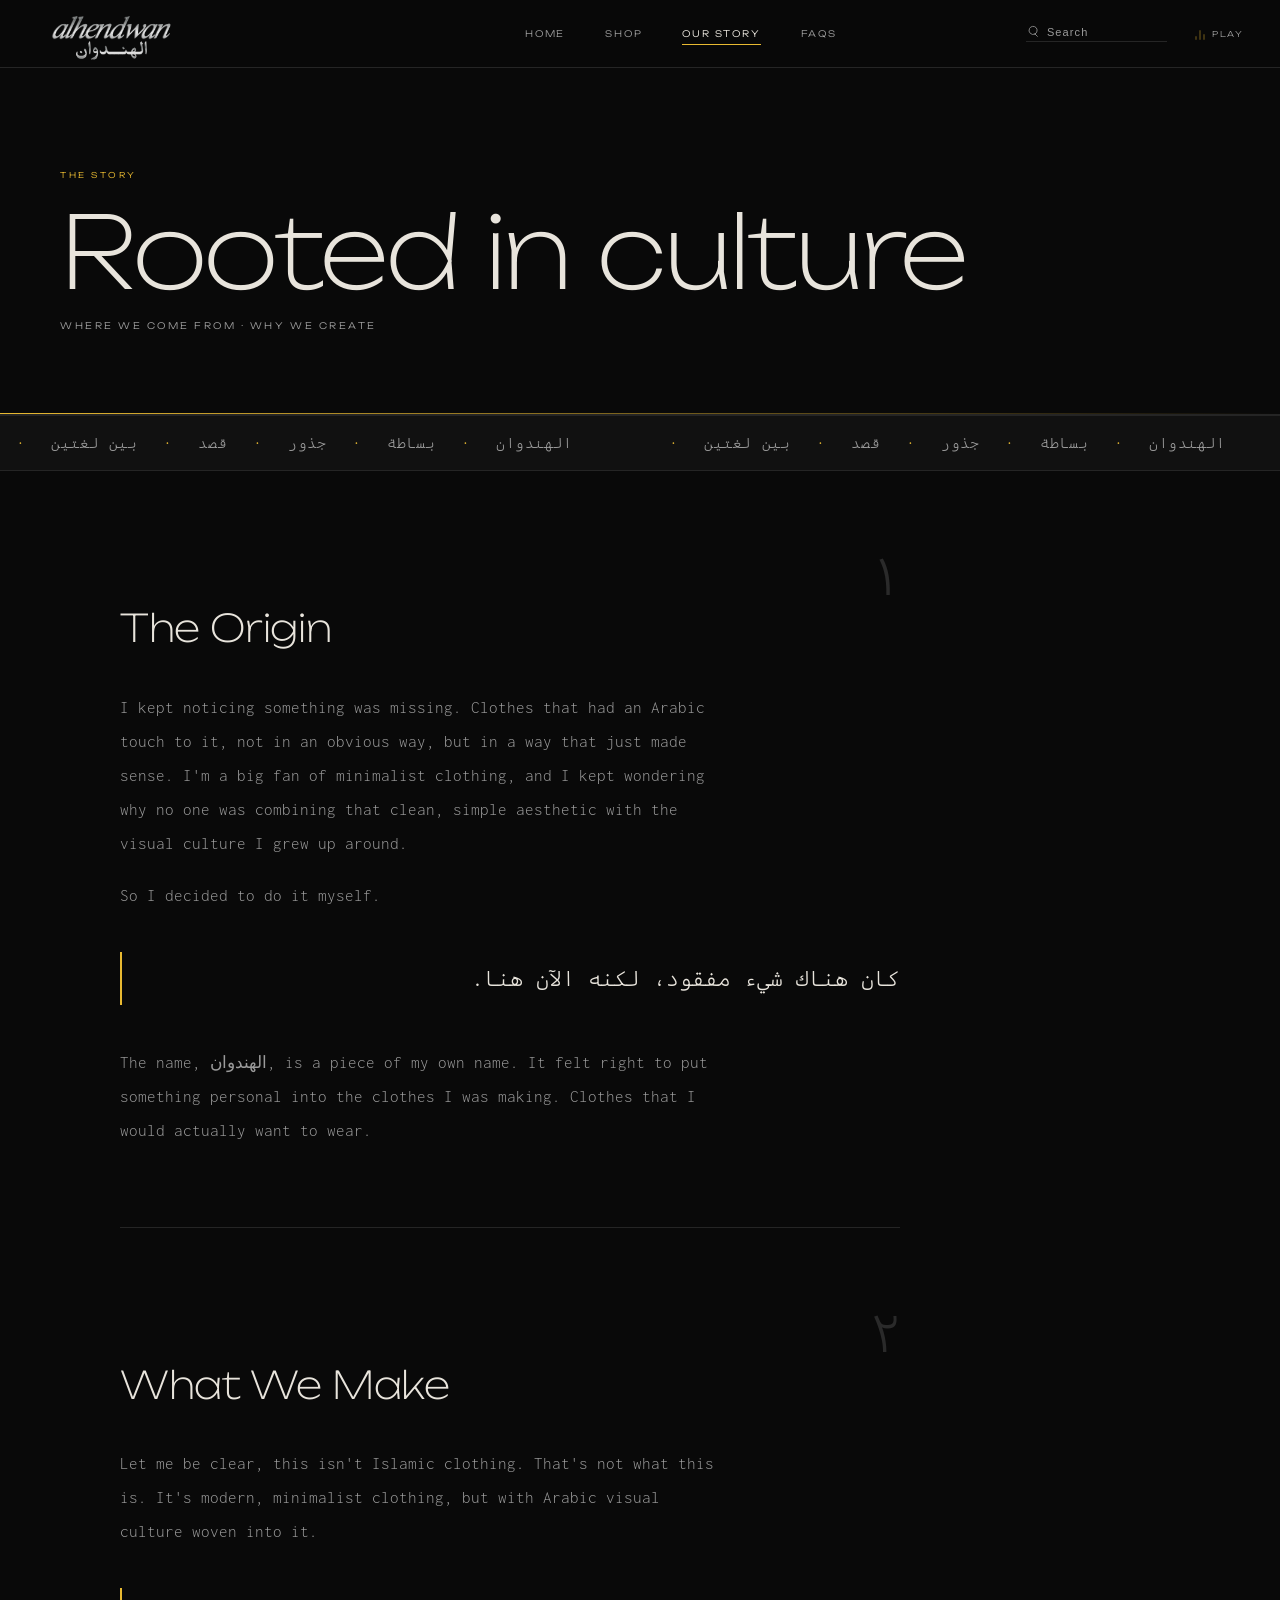
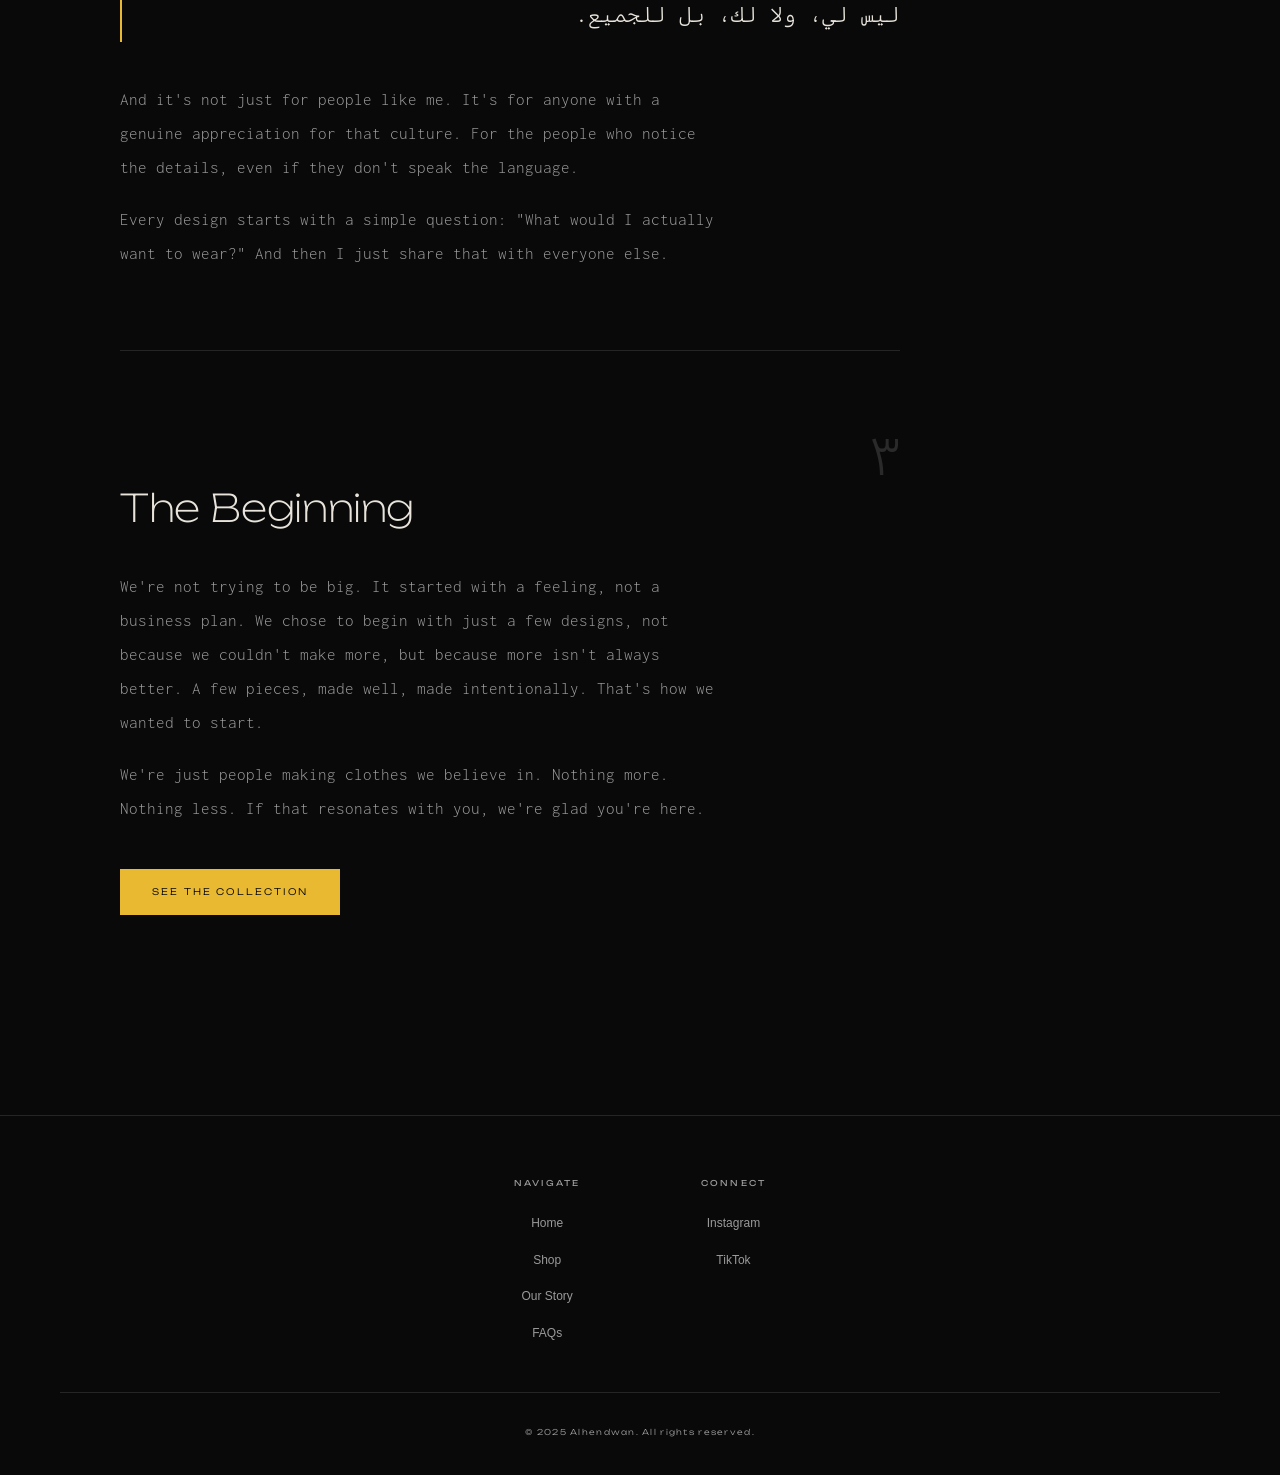
<file: story.html>
<!DOCTYPE html>
<html lang="en">
<head>
  <meta charset="UTF-8"/>
  <meta name="viewport" content="width=device-width, initial-scale=1.0"/>
  <title>Our Story — Alhendwan</title>
  <link rel="icon" type="image/png" sizes="32x32" href="Images/Favicon.png"/>
  <link rel="icon" type="image/png" sizes="16x16" href="Images/Favicon.png"/>
  <link rel="apple-touch-icon" href="Images/Favicon.png"/>
  <link rel="stylesheet" href="style.css"/>
</head>
<body>

<audio id="bg-music" loop preload="none">
  <source src="Audio/ambient.mp3" type="audio/mpeg"/>
</audio>

<nav class="nav">
  <a href="index.html" class="nav__logo"><img src="Images/Logo.png" alt="Alhendwan"/></a>
  <div class="nav__links">
    <a href="index.html">Home</a>
    <a href="shop.html">Shop</a>
    <a href="story.html">Our Story</a>
    <a href="faqs.html">FAQs</a>
  </div>
  <div class="nav__right">
    <div class="nav__search">
      <svg xmlns="http://www.w3.org/2000/svg" fill="none" viewBox="0 0 24 24" stroke="currentColor">
        <path stroke-linecap="round" stroke-linejoin="round" stroke-width="1.5" d="M21 21l-4.35-4.35m0 0A7.5 7.5 0 1 0 6.5 6.5a7.5 7.5 0 0 0 10.15 10.15z"/>
      </svg>
      <input id="nav-search-input" type="text" placeholder="Search" aria-label="Search"/>
    </div>
    <button class="nav__music" id="music-toggle" aria-label="Toggle music">
      <div class="music-bars paused" id="music-bars"><span></span><span></span><span></span></div>
      <span id="music-label">Play</span>
    </button>
  </div>
  <button class="nav__hamburger" aria-label="Menu"><span></span><span></span><span></span></button>
</nav>
<div class="nav__mobile">
  <a href="index.html">Home</a>
  <a href="shop.html">Shop</a>
  <a href="story.html">Our Story</a>
  <a href="faqs.html">FAQs</a>
</div>

<!-- PAGE HERO -->
<header class="page-hero">
  <span class="label">The Story</span>
  <h1 class="page-hero__title">Rooted in culture</h1>
  <p class="page-hero__sub">Where we come from · why we create</p>
</header>

<!-- TICKER -->
<div class="ticker-wrap">
  <div class="ticker">
    <span>الهندوان <em>·</em> بساطة <em>·</em> جذور <em>·</em> قصد <em>·</em> بين لغتين <em>·</em></span>
    <span>الهندوان <em>·</em> بساطة <em>·</em> جذور <em>·</em> قصد <em>·</em> بين لغتين <em>·</em></span>
  </div>
</div>

<!-- STORY BODY -->
<main style="padding:0 60px;">
  <div class="story-body">

    <!-- THE ORIGIN -->
    <article class="story-chapter reveal">
      <span class="story-chapter__index">١</span>
      <h2 class="story-chapter__title">The Origin</h2>
      <p class="story-chapter__text">
        I kept noticing something was missing. Clothes that had an Arabic touch to it, not in an obvious way, but in a way that just made sense. I'm a big fan of minimalist clothing, and I kept wondering why no one was combining that clean, simple aesthetic with the visual culture I grew up around.
      </p>
      <p class="story-chapter__text">
        So I decided to do it myself.
      </p>
      <blockquote class="story-pullquote">
        كان هناك شيء مفقود، لكنه الآن هنا.
      </blockquote>
      <p class="story-chapter__text">
        The name, الهندوان, is a piece of my own name. It felt right to put something personal into the clothes I was making. Clothes that I would actually want to wear.
      </p>
    </article>

    <!-- WHAT WE MAKE -->
    <article class="story-chapter reveal">
      <span class="story-chapter__index">٢</span>
      <h2 class="story-chapter__title">What We Make</h2>
      <p class="story-chapter__text">
        Let me be clear, this isn't Islamic clothing. That's not what this is. It's modern, minimalist clothing, but with Arabic visual culture woven into it.
      </p>
      <blockquote class="story-pullquote">
        ليس لي، ولا لك، بل للجميع.
      </blockquote>
      <p class="story-chapter__text">
        And it's not just for people like me. It's for anyone with a genuine appreciation for that culture. For the people who notice the details, even if they don't speak the language.
      </p>
      <p class="story-chapter__text">
        Every design starts with a simple question: "What would I actually want to wear?" And then I just share that with everyone else.
      </p>
    </article>

    <!-- THE BEGINNING -->
    <article class="story-chapter reveal">
      <span class="story-chapter__index">٣</span>
      <h2 class="story-chapter__title">The Beginning</h2>
      <p class="story-chapter__text">
        We're not trying to be big. It started with a feeling, not a business plan. We chose to begin with just a few designs, not because we couldn't make more, but because more isn't always better. A few pieces, made well, made intentionally. That's how we wanted to start.
      </p>
      <p class="story-chapter__text">
        We're just people making clothes we believe in. Nothing more. Nothing less. If that resonates with you, we're glad you're here.
      </p>
      <div style="margin-top:44px; display:flex; gap:16px; flex-wrap:wrap;">
        <a href="shop.html" class="btn btn--fill">See the Collection</a>
      </div>
    </article>

  </div>
</main>

<footer class="footer">
  <div class="footer__grid">
    <div class="footer__col">
      <p class="footer__col-title">Navigate</p>
      <ul>
        <li><a href="index.html">Home</a></li>
        <li><a href="shop.html">Shop</a></li>
        <li><a href="story.html">Our Story</a></li>
        <li><a href="faqs.html">FAQs</a></li>
      </ul>
    </div>
    <div class="footer__col">
      <p class="footer__col-title">Connect</p>
      <ul>
        <li><a href="https://www.instagram.com/alhendwan.co?utm_source=qr" target="_blank">Instagram</a></li>
        <li><a href="https://www.tiktok.com/@alhendwan.co?_r=1" target="_blank">TikTok</a></li>
      </ul>
    </div>
  </div>
  <div class="footer__bottom">
    <span>© 2025 Alhendwan. All rights reserved.</span>
  </div>
</footer>

<script src="nav.js"></script>
</body>
</html>
</file>
<file: style.css>
/* ============================================================
   ALHENDWAN — Redesign v2
   Dark. Cinematic. Arabic-rooted. Not like anyone else.
   ============================================================ */

@import url('https://fonts.googleapis.com/css2?family=Unbounded:wght@200;300;400;700&family=Noto+Naskh+Arabic:wght@400;600&family=Inconsolata:wght@300;400;500;600;700&family=Cascadia+Mono:wght@300;400;600;700&display=swap');/* ---- Tokens ---- */
:root {
  --void:        #090909;
  --surface:     #111111;
  --raise:       #181818;
  --border:      #252525;
  --yellow:      #E8B931;
  --yellow-dim:  #A8851F;
  --terra:       #7A2E1E;
  --text:        #E8E4DC;
  --muted:       #9A9A9A;
  --faint:       #2A2A2A;

  --font-display: 'Unbounded', sans-serif;
  --font-arabic: 'Cascadia Mono', 'Courier New', monospace;
  --font-body:    'Inter', sans-serif;
  --font-text:    'Inconsolata', sans-serif;

  --ease: cubic-bezier(0.16, 1, 0.3, 1);
  --nav-h: 68px;
}

/* ---- Reset ---- */
*, *::before, *::after { box-sizing: border-box; margin: 0; padding: 0; }
html { scroll-behavior: smooth; background: var(--void); }
body {
  background: var(--void);
  color: var(--text);
  font-family: var(--font-body);
  font-weight: 300;
  font-size: 14px;
  line-height: 1.75;
  overflow-x: hidden;
  -webkit-font-smoothing: antialiased;
}
img { display: block; max-width: 100%; }
a { color: inherit; text-decoration: none; }
button { cursor: pointer; border: none; background: none; font-family: inherit; color: inherit; }
ul, ol { list-style: none; }

/* ============================================================
   NAV
   ============================================================ */
.nav {
  position: fixed;
  top: 0; left: 0; right: 0;
  z-index: 200;
  height: var(--nav-h);
  display: flex;
  align-items: center;
  justify-content: space-between;
  padding: 0 36px;
  background: rgba(9,9,9,0.85);
  backdrop-filter: blur(20px);
  -webkit-backdrop-filter: blur(20px);
  border-bottom: 1px solid var(--border);
  transition: border-color 0.4s;
}
.nav.scrolled { border-bottom-color: var(--yellow-dim); }

.nav__logo img {
  height: 150px;
  width: auto;
  filter: invert(1);
  opacity: 0.9;
}

.nav__links {
  display: flex;
  align-items: center;
  gap: 40px;
  margin-left: 150px;
}
.nav__links a {
  font-family: var(--font-display);
  font-size: 9px;
  font-weight: 300;
  letter-spacing: 0.2em;
  text-transform: uppercase;
  color: var(--muted);
  transition: color 0.3s;
}
.nav__links a:hover,
.nav__links a.active { color: var(--text); }
.nav__links a.active {
  position: relative;
}
.nav__links a.active::after {
  content: '';
  position: absolute;
  bottom: -4px; left: 0; right: 0;
  height: 1px;
  background: var(--yellow);
}

.nav__right {
  display: flex;
  align-items: center;
  gap: 28px;
}

.nav__search {
  display: flex;
  align-items: center;
  gap: 8px;
  border-bottom: 1px solid var(--border);
  padding-bottom: 3px;
  transition: border-color 0.3s;
}
.nav__search:focus-within { border-color: var(--yellow); }
.nav__search input {
  background: transparent;
  border: none;
  outline: none;
  font-family: var(--font-body);
  font-size: 11px;
  letter-spacing: 0.1em;
  color: var(--text);
  width: 120px;
}
.nav__search input::placeholder { color: var(--muted); }
.nav__search svg { width: 13px; height: 13px; color: var(--muted); flex-shrink: 0; }

.nav__music {
  display: flex;
  align-items: center;
  gap: 7px;
  font-family: var(--font-display);
  font-size: 8px;
  font-weight: 300;
  letter-spacing: 0.22em;
  text-transform: uppercase;
  color: var(--muted);
  transition: color 0.3s;
  padding: 0;
}
.nav__music:hover { color: var(--yellow); }

.music-bars {
  display: flex;
  align-items: flex-end;
  gap: 2px;
  height: 12px;
}
.music-bars span {
  display: block;
  width: 2px;
  background: var(--yellow);
  border-radius: 1px;
  transform-origin: bottom;
}
.music-bars span:nth-child(1) { height: 4px;  animation: bar 0.9s ease-in-out infinite; }
.music-bars span:nth-child(2) { height: 10px; animation: bar 0.9s ease-in-out infinite 0.2s; }
.music-bars span:nth-child(3) { height: 6px;  animation: bar 0.9s ease-in-out infinite 0.4s; }
.music-bars.paused span { animation-play-state: paused; opacity: 0.25; }

@keyframes bar {
  0%, 100% { transform: scaleY(0.3); }
  50%       { transform: scaleY(1); }
}

.nav__hamburger {
  display: none;
  flex-direction: column;
  gap: 5px;
  padding: 4px;
}
.nav__hamburger span {
  display: block;
  width: 20px; height: 1px;
  background: var(--muted);
}

.nav__mobile {
  display: none;
  position: fixed;
  top: var(--nav-h);
  left: 0; right: 0;
  background: var(--surface);
  border-bottom: 1px solid var(--border);
  padding: 28px 36px 36px;
  flex-direction: column;
  gap: 0;
  z-index: 199;
  opacity: 0;
  pointer-events: none;
  transition: opacity 0.25s;
}
.nav__mobile.open {
  display: flex;
  opacity: 1;
  pointer-events: all;
}
.nav__mobile a {
  font-family: var(--font-display);
  font-size: 11px;
  letter-spacing: 0.2em;
  text-transform: uppercase;
  color: var(--muted);
  padding: 18px 0;
  border-bottom: 1px solid var(--border);
  transition: color 0.3s;
}
.nav__mobile a:last-child { border-bottom: none; }
.nav__mobile a:hover { color: var(--yellow); }

/* ============================================================
   TICKER
   ============================================================ */
.ticker-wrap {
  overflow: hidden;
  border-top: 1px solid var(--border);
  border-bottom: 1px solid var(--border);
  padding: 14px 0;
  background: var(--surface);
}
.ticker {
  display: flex;
  gap: 80px;
  width: max-content;
  animation: ticker 20s linear infinite;
}
.ticker:hover { animation-play-state: paused; }
.ticker span {
  font-family: var(--font-arabic);
  font-size: 15px;
  color: var(--muted);
  white-space: nowrap;
  direction: rtl;
  letter-spacing: 0.04em;
}
.ticker span em {
  font-style: normal;
  color: var(--yellow);
  margin: 0 16px;
}
@keyframes ticker {
  from { transform: translateX(0); }
  to   { transform: translateX(-50%); }
}

/* ============================================================
   HERO
   ============================================================ */
.hero {
  min-height: 100vh;
  display: grid;
  grid-template-rows: 1fr auto;
  padding-top: var(--nav-h);
  position: relative;
  overflow: hidden;
  background: var(--void);
}
.hero::before {
  content: '';
  position: absolute;
  top: -20%;
  left: -10%;
  width: 60%;
  height: 80%;
  background: radial-gradient(ellipse, rgba(232,185,49,0.07) 0%, transparent 65%);
  pointer-events: none;
}
.hero::after {
  content: '';
  position: absolute;
  bottom: 0;
  right: -5%;
  width: 50%;
  height: 60%;
  background: radial-gradient(ellipse, rgba(122,46,30,0.06) 0%, transparent 65%);
  pointer-events: none;
}

.hero__inner {
  display: flex;
  flex-direction: column;
  justify-content: center;
  padding: 80px 60px 60px;
  position: relative;
  z-index: 1;
}

.hero__bg-letter {
  position: absolute;
  right: -60px;
  top: 50%;
  transform: translateY(-50%);
  font-family: var(--font-arabic);
  font-size: clamp(320px, 40vw, 580px);
  font-weight: 600;
  color: transparent;
  -webkit-text-stroke: 1px rgba(232,185,49,0.07);
  line-height: 1;
  pointer-events: none;
  user-select: none;
  direction: rtl;
  z-index: 0;
}

.hero__kicker {
  font-family: var(--font-display);
  font-size: 9px;
  font-weight: 300;
  letter-spacing: 0.32em;
  text-transform: uppercase;
  color: var(--yellow);
  margin-bottom: 36px;
  opacity: 0;
  animation: emerge 1.2s var(--ease) forwards 0.2s;
}

.hero__headline {
  font-family: var(--font-display);
  font-size: clamp(38px, 7vw, 96px);
  font-weight: 200;
  line-height: 1.05;
  letter-spacing: -0.02em;
  color: var(--text);
  margin-bottom: 20px;
  opacity: 0;
  animation: emerge 1.2s var(--ease) forwards 0.45s;
  max-width: 800px;
}
.hero__headline strong {
  font-weight: 700;
  color: var(--yellow);
  display: block;
}

.hero__arabic-sub {
  font-family: var(--font-arabic);
  font-size: clamp(18px, 2.5vw, 28px);
  font-weight: 400;
  color: var(--muted);
  direction: rtl;
  text-align: left;
  margin-bottom: 48px;
  opacity: 0;
  animation: emerge 1.2s var(--ease) forwards 0.65s;
  letter-spacing: 0.02em;
}

.hero__desc {
  font-family: var(--font-text);
  font-size: 16px;
  line-height: 1.95;
  color: var(--muted);
  max-width: 380px;
  margin-bottom: 52px;
  opacity: 0;
  animation: emerge 1.2s var(--ease) forwards 0.85s;
}

.hero__actions {
  display: flex;
  gap: 16px;
  flex-wrap: wrap;
  opacity: 0;
  animation: emerge 1.2s var(--ease) forwards 1.05s;
}

/* ============================================================
   BUTTONS
   ============================================================ */
.btn {
  display: inline-block;
  font-family: var(--font-display);
  font-size: 9px;
  font-weight: 300;
  letter-spacing: 0.24em;
  text-transform: uppercase;
  padding: 15px 32px;
  transition: all 0.35s var(--ease);
  white-space: nowrap;
}
.btn--fill {
  background: var(--yellow);
  color: var(--void);
}
.btn--fill:hover {
  background: #F5C940;
}
.btn--outline {
  background: transparent;
  color: var(--muted);
  border: 1px solid var(--border);
}
.btn--outline:hover {
  border-color: var(--yellow);
  color: var(--yellow);
}

/* ============================================================
   SECTION UTILITY
   ============================================================ */
.section {
  padding: 120px 60px;
}
.section--tight { padding: 80px 60px; }

.label {
  font-family: var(--font-display);
  font-size: 8px;
  font-weight: 300;
  letter-spacing: 0.32em;
  text-transform: uppercase;
  color: var(--yellow);
  display: block;
  margin-bottom: 20px;
}

.heading {
  font-family: var(--font-display);
  font-size: clamp(26px, 4vw, 52px);
  font-weight: 200;
  line-height: 1.15;
  letter-spacing: -0.015em;
  color: var(--text);
}

.body-text {
  font-family: var(--font-text);
  font-size: 15px;
  line-height: 1.95;
  color: var(--muted);
}

/* ============================================================
   MANIFESTO
   ============================================================ */
.manifesto {
  display: grid;
  grid-template-columns: 1fr 1fr;
  border-top: 1px solid var(--border);
  border-bottom: 1px solid var(--border);
}
.manifesto__left {
  padding: 80px 60px;
  border-right: 1px solid var(--border);
  display: flex;
  flex-direction: column;
  justify-content: center;
}
.manifesto__right {
  padding: 80px 60px;
  background: var(--surface);
  display: flex;
  align-items: center;
  justify-content: center;
  min-height: 500px;
  position: relative;
  overflow: hidden;
}

.manifesto__bg-char {
  position: absolute;
  inset: 0;
  display: flex;
  align-items: center;
  justify-content: center;
  font-family: var(--font-arabic);
  font-size: 280px;
  font-weight: 600;
  color: transparent;
  -webkit-text-stroke: 1px rgba(232,185,49,0.1);
  direction: rtl;
  user-select: none;
  pointer-events: none;
}
.manifesto__placeholder {
  position: relative;
  z-index: 1;
  text-align: center;
  color: var(--muted);
}
.manifesto__placeholder p {
  font-family: var(--font-display);
  font-size: 8px;
  letter-spacing: 0.3em;
  text-transform: uppercase;
  margin-top: 12px;
}

.manifesto__pull {
  font-family: var(--font-arabic);
  font-size: clamp(18px, 2.5vw, 26px);
  font-weight: 400;
  color: var(--text);
  direction: rtl;
  border-left: 2px solid var(--yellow);
  padding: 4px 0 4px 24px;
  margin: 36px 0;
  line-height: 1.6;
}

/* ============================================================
   COLLECTION
   ============================================================ */
.collection { max-width: 100%; }
.collection__head {
  display: flex;
  justify-content: space-between;
  align-items: flex-end;
  margin-bottom: 48px;
  padding-bottom: 20px;
  border-bottom: 1px solid var(--border);
  flex-wrap: wrap;
  gap: 20px;
}
.collection__grid {
  display: grid;
  grid-template-columns: repeat(3, 1fr);
  gap: 1px;
  background: var(--border);
  border: 1px solid var(--border);
}

.card {
  background: var(--surface);
  position: relative;
  overflow: hidden;
  cursor: pointer;
  transition: background 0.4s;
}
.card:hover { background: var(--raise); }

.card__visual {
  aspect-ratio: 2/3;
  display: flex;
  align-items: center;
  justify-content: center;
  position: relative;
  overflow: hidden;
}
.card__visual::after {
  content: '';
  position: absolute;
  top: 0; left: 0;
  width: 2px;
  height: 0;
  background: var(--yellow);
  transition: height 0.5s var(--ease);
}
.card:hover .card__visual::after { height: 100%; }

.card__glyph {
  font-family: var(--font-arabic);
  font-size: 80px;
  font-weight: 600;
  color: var(--faint);
  direction: rtl;
  transition: color 0.4s, transform 0.5s var(--ease);
  user-select: none;
  line-height: 1;
}
.card:hover .card__glyph {
  color: var(--yellow-dim);
  transform: scale(1.08);
}

.card__soon {
  position: absolute;
  top: 16px; right: 16px;
  font-family: var(--font-display);
  font-size: 7px;
  font-weight: 300;
  letter-spacing: 0.24em;
  text-transform: uppercase;
  color: var(--yellow);
  border: 1px solid var(--yellow-dim);
  padding: 5px 10px;
  background: rgba(168,133,31,0.12);
}

.card__info {
  padding: 20px 24px 28px;
  display: flex;
  justify-content: space-between;
  align-items: baseline;
  border-top: 1px solid var(--border);
}
.card__name {
  font-family: var(--font-display);
  font-size: 11px;
  font-weight: 300;
  letter-spacing: 0.08em;
  color: var(--text);
}
.card__cat {
  font-family: var(--font-display);
  font-size: 7px;
  font-weight: 300;
  letter-spacing: 0.2em;
  text-transform: uppercase;
  color: var(--muted);
}

/* ============================================================
   STATEMENT
   ============================================================ */
.statement {
  background: var(--void);
  border-top: 1px solid var(--border);
  border-bottom: 1px solid var(--border);
  padding: 120px 60px;
  text-align: center;
  position: relative;
  overflow: hidden;
}
.statement::before {
  content: '';
  position: absolute;
  inset: 0;
  background: radial-gradient(ellipse at 50% 50%, rgba(232,185,49,0.05) 0%, transparent 70%);
  pointer-events: none;
}
.statement__text {
  font-family: var(--font-display);
  font-size: clamp(20px, 3.5vw, 44px);
  font-weight: 200;
  line-height: 1.35;
  color: var(--text);
  max-width: 700px;
  margin: 0 auto 16px;
  letter-spacing: -0.015em;
}
.statement__text em {
  font-style: normal;
  color: var(--yellow);
}
.statement__arabic {
  font-family: var(--font-arabic);
  font-size: 22px;
  color: var(--muted);
  direction: rtl;
  margin-bottom: 44px;
}

/* ============================================================
   FOOTER - CENTERED
   ============================================================ */
.footer {
  background: var(--void);
  border-top: 1px solid var(--border);
  padding: 60px 60px 36px;
}
.footer__grid {
  display: flex;
  justify-content: center;
  align-items: flex-start;
  gap: 120px;
  padding-bottom: 48px;
  border-bottom: 1px solid var(--border);
  margin-bottom: 32px;
  flex-wrap: wrap;
}
.footer__col {
  text-align: center;
}
.footer__col-title {
  font-family: var(--font-display);
  font-size: 8px;
  font-weight: 400;
  letter-spacing: 0.28em;
  text-transform: uppercase;
  color: var(--muted);
  margin-bottom: 20px;
}
.footer__col ul { 
  display: flex; 
  flex-direction: column; 
  gap: 12px;
  align-items: center;
}
.footer__col ul li a {
  font-size: 12px;
  color: var(--muted);
  transition: color 0.3s;
}
.footer__col ul li a:hover { color: var(--yellow); }
.footer__bottom {
  display: flex;
  justify-content: center;
  align-items: center;
  font-family: var(--font-display);
  font-size: 8px;
  letter-spacing: 0.16em;
  color: var(--muted);
}

/* ============================================================
   PAGE HERO
   ============================================================ */
.page-hero {
  padding: calc(var(--nav-h) + 100px) 60px 80px;
  border-bottom: 1px solid var(--border);
  position: relative;
  overflow: hidden;
}
.page-hero::after {
  content: '';
  position: absolute;
  bottom: 0; left: 0; right: 0;
  height: 1px;
  background: linear-gradient(to right, var(--yellow), transparent);
}
.page-hero__title {
  font-family: var(--font-display);
  font-size: clamp(40px, 8vw, 100px);
  font-weight: 200;
  letter-spacing: -0.025em;
  color: var(--text);
  line-height: 1;
  margin-bottom: 16px;
}
.page-hero__sub {
  font-family: var(--font-display);
  font-size: 9px;
  font-weight: 300;
  letter-spacing: 0.28em;
  text-transform: uppercase;
  color: var(--muted);
}

/* ============================================================
   SHOP
   ============================================================ */
.shop-wrap { padding: 60px 60px 120px; }
.shop-controls {
  display: flex;
  justify-content: space-between;
  align-items: center;
  margin-bottom: 48px;
  padding-bottom: 24px;
  border-bottom: 1px solid var(--border);
  flex-wrap: wrap;
  gap: 20px;
}
.shop-filters {
  display: flex;
  gap: 28px;
  flex-wrap: wrap;
}
.shop-filters button {
  font-family: var(--font-display);
  font-size: 8px;
  font-weight: 300;
  letter-spacing: 0.24em;
  text-transform: uppercase;
  color: var(--muted);
  padding: 0 0 6px;
  border-bottom: 1px solid transparent;
  transition: all 0.3s;
}
.shop-filters button.active,
.shop-filters button:hover {
  color: var(--yellow);
  border-bottom-color: var(--yellow);
}
.shop-search {
  display: flex;
  align-items: center;
  gap: 8px;
  border-bottom: 1px solid var(--border);
  padding-bottom: 3px;
}
.shop-search input {
  background: transparent;
  border: none;
  outline: none;
  font-family: var(--font-body);
  font-size: 12px;
  color: var(--text);
  letter-spacing: 0.06em;
  width: 200px;
}
.shop-search input::placeholder { color: var(--muted); }
.shop-search svg { width: 13px; height: 13px; color: var(--muted); }
.shop-grid-items {
  display: grid;
  grid-template-columns: repeat(auto-fill, minmax(280px, 1fr));
  gap: 1px;
  background: var(--border);
  border: 1px solid var(--border);
}

/* ============================================================
   STORY PAGE
   ============================================================ */
.story-body { padding: 0 60px 120px; max-width: 900px; }
.story-chapter {
  padding: 80px 0;
  border-bottom: 1px solid var(--border);
}
.story-chapter:last-child { border-bottom: none; }
.story-chapter__index {
  font-family: var(--font-arabic);
  font-size: 52px;
  color: var(--faint);
  direction: rtl;
  display: block;
  margin-bottom: -8px;
  line-height: 1;
}
.story-chapter__title {
  font-family: var(--font-display);
  font-size: clamp(22px, 3.5vw, 38px);
  font-weight: 200;
  color: var(--text);
  letter-spacing: -0.01em;
  margin-bottom: 28px;
}
.story-chapter__text {
  font-family: var(--font-text);
  font-size: 17px;
  line-height: 2;
  color: var(--muted);
  max-width: 600px;
}
.story-chapter__text + .story-chapter__text { margin-top: 18px; }
.story-pullquote {
  font-family: var(--font-arabic);
  font-size: clamp(16px, 2.5vw, 22px);
  color: var(--text);
  direction: rtl;
  padding: 8px 0 8px 28px;
  border-left: 2px solid var(--yellow);
  margin: 40px 0;
  line-height: 1.7;
}

/* ============================================================
   FAQS PAGE
   ============================================================ */
.faq-wrap {
  padding: 60px 60px 120px;
  max-width: 900px;
  margin: 0 auto;
}
.faq-item {
  border-bottom: 1px solid var(--border);
  padding: 32px 0;
}
.faq-item:last-child {
  border-bottom: none;
}
.faq-item__question {
  font-family: var(--font-display);
  font-size: 10px;
  font-weight: 300;
  letter-spacing: 0.2em;
  text-transform: uppercase;
  color: var(--yellow);
  margin-bottom: 12px;
}
.faq-item__answer {
  font-family: var(--font-text);
  font-size: 17px;
  line-height: 1.9;
  color: var(--muted);
  max-width: 600px;
}
.faq-intro {
  font-family: var(--font-text);
  font-size: 17px;
  line-height: 2;
  color: var(--muted);
  margin-bottom: 48px;
}
.faq-note {
  text-align: center;
  padding: 60px 0 20px;
  border-top: 1px solid var(--border);
  margin-top: 40px;
}
.faq-note__arabic {
  font-family: var(--font-arabic);
  font-size: 48px;
  color: var(--faint);
  direction: rtl;
  margin-bottom: 16px;
}
.faq-note__text {
  font-size: 13px;
  line-height: 1.95;
  color: var(--muted);
}
.faq-note__small {
  font-size: 11px;
  color: var(--muted);
}

/* ============================================================
   SCROLL REVEAL
   ============================================================ */
.reveal {
  opacity: 0;
  transform: translateY(30px);
  transition: opacity 1s var(--ease), transform 1s var(--ease);
}
.reveal.in {
  opacity: 1;
  transform: translateY(0);
}

@keyframes emerge {
  from { opacity: 0; transform: translateY(20px); }
  to   { opacity: 1; transform: translateY(0); }
}

/* ============================================================
   TYPEWRITER ANIMATION
   ============================================================ */
.culture-typewriter {
  display: inline-block;
  position: relative;
}

.typewriter-text {
  display: inline-block;
  font-family: var(--font-arabic);
  font-weight: 600;
  color: var(--yellow);
}

.typewriter-cursor {
  display: inline-block;
  font-weight: 300;
  color: var(--yellow);
  animation: blink 0.7s step-end infinite;
  margin-left: 2px;
}

@keyframes blink {
  0%, 100% { opacity: 1; }
  50% { opacity: 0; }
}

/* ============================================================
   RESPONSIVE
   ============================================================ */
@media (max-width: 1024px) {
  .collection__grid { grid-template-columns: repeat(2, 1fr); }
  .footer__grid { gap: 60px; }
}

@media (max-width: 768px) {
  .nav__links, .nav__right { display: none; }
  .nav__hamburger { display: flex; }
  .nav__logo img { height: 60px; }
  .section { padding: 80px 24px; }
  .section--tight { padding: 60px 24px; }
  .hero__inner { padding: 60px 24px 60px; }
  .manifesto { grid-template-columns: 1fr; }
  .manifesto__left { border-right: none; border-bottom: 1px solid var(--border); }
  .collection__grid { grid-template-columns: 1fr; }
  .footer { padding: 48px 24px 28px; }
  .footer__grid { gap: 40px; }
  .statement { padding: 80px 24px; }
  .page-hero { padding: calc(var(--nav-h) + 60px) 24px 60px; }
  .shop-wrap { padding: 40px 24px 80px; }
  .story-body { padding: 0 24px 80px; }
  .faq-wrap { padding: 40px 24px 80px; }
}

@media (max-width: 480px) {
  .footer__grid { flex-direction: column; gap: 32px; align-items: center; }
  .hero__bg-letter { display: none; }
  .collection__grid { grid-template-columns: 1fr; }
}

@media (prefers-reduced-motion: reduce) {
  *, *::before, *::after {
    animation-duration: 0.01ms !important;
    transition-duration: 0.01ms !important;
  }
}
</file>
